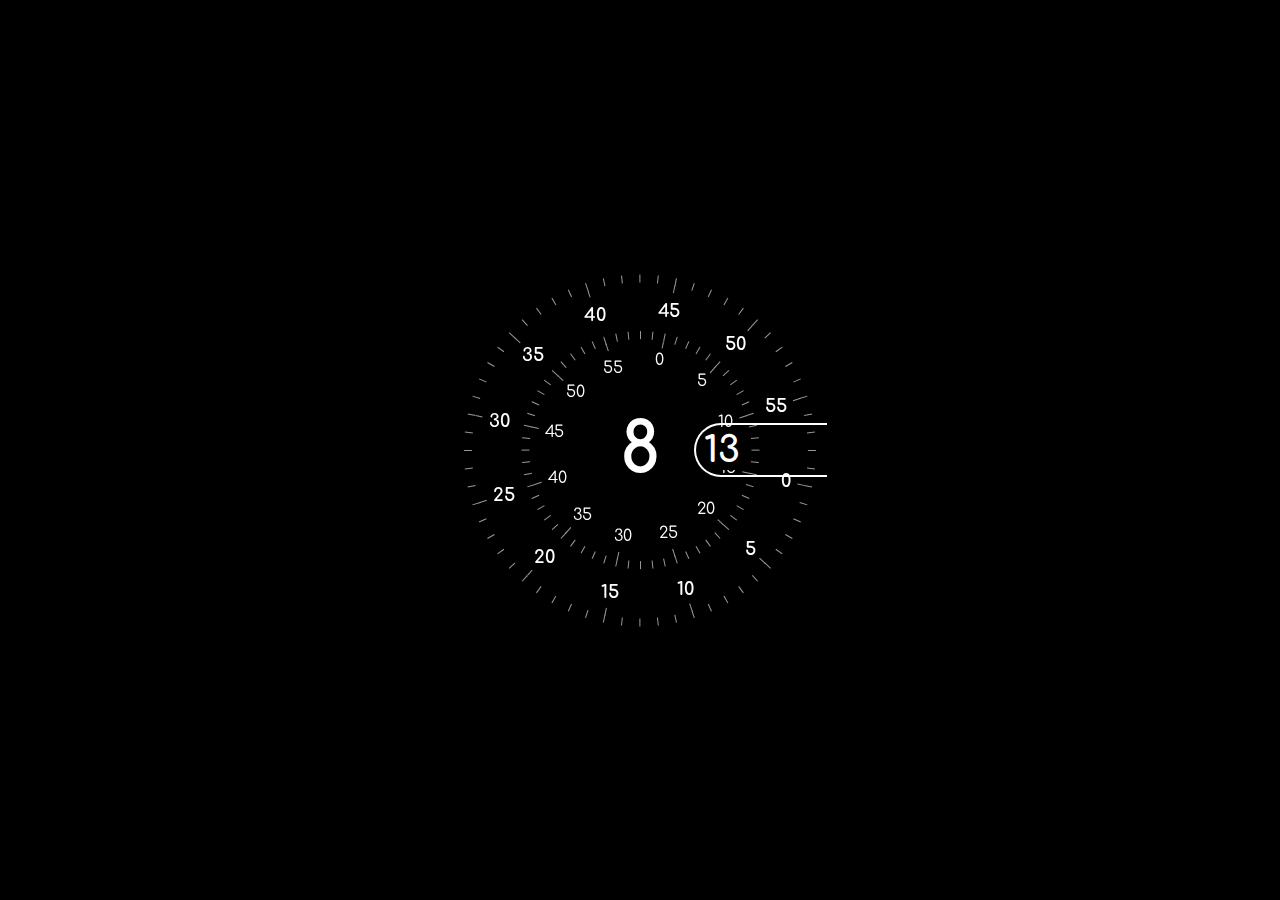
<file: Analog.html>
<!DOCTYPE html>
<html lang="en" >
<head>
  <meta charset="UTF-8">
  <title>Analog CLock</title>
  <link rel="shortcut icon" href="images/pngwing.com (13).png" type="image/svg+xml">



</head>
<body>

<second class="clock">
  <div class="seconds"></div>
  <div class="minutes"></div>
  <div class="minute">44</div>
  <div class="hour"></div>
</second>

  <script>
    const seconds = document.querySelector('.seconds');
const minutes = document.querySelector('.minutes');
const minute = document.querySelector('.minute');
const hour = document.querySelector('.hour');

// Create spikes
for(let s = 0; s < 60 ; s++){
  let mSpikeEl = document.createElement('i');
  let sSpikeEl = document.createElement('i');
  mSpikeEl.className = 'spike'
  sSpikeEl.className = 'spike'
  mSpikeEl.style = `--rotate:${6 * s}deg`;
  sSpikeEl.style = `--rotate:${6 * s}deg`;
  mSpikeEl.setAttribute('data-i', s);
  sSpikeEl.setAttribute('data-i', s);

  seconds.append(sSpikeEl);
  minutes.append(mSpikeEl);
}

function getTime() {
		let date = new Date(),
    s  = date.getSeconds() ,
    m  = date.getMinutes();
  
  	hour.textContent = date.getHours();
  	minute.textContent = m;
  

  	minutes.style = `--dRotate:${6 * m}deg`;

    if(s == 0){
			seconds.classList.add('stop-anim')
    } else{
      seconds.classList.remove('stop-anim')
    }
    if(m == 0){
			minutes.classList.add('stop-anim')
    } else{
      minutes.classList.remove('stop-anim')
    }
  	
  		seconds.style = `--dRotate:${6 * s}deg`;
}






setInterval(getTime, 1000);
getTime();
  </script>

  <style>
    @import url("https://fonts.googleapis.com/css2?family=Comfortaa:wght@300;400;500;600;700&display=swap");
*, *:afater, *:before {
  box-sizing: border-box;
}

body, html {
  background: #000;
  margin: 0;
  height: 100vh;
  color: #fff;
  font-family: "Comfortaa", cursive;
}

.clock {
  --clock-size: 360px;
  width: var(--clock-size);
  height: var(--clock-size);
  position: fixed;
  inset: 0;
  margin: auto;
  border-radius: 50%;
}

.spike {
  position: absolute;
  width: 8px;
  height: 1px;
  background: #fff9;
  line-height: 20px;
  transform-origin: 50%;
  z-index: 5;
  inset: 0;
  margin: auto;
  font-style: normal;
  transform: rotate(var(--rotate)) translateX(var(--dail-size));
}
.spike:nth-child(5n+1) {
  box-shadow: -7px 0 #fff9;
}
.spike:nth-child(5n+1):after {
  content: attr(data-i);
  position: absolute;
  right: 22px;
  top: -10px;
  transition: 1s linear;
  transform: rotate(calc( var(--dRotate) - var(--rotate)));
}

.seconds {
  --dRotate: 0deg;
  --dail-size: calc((var(--clock-size)/ 2) - 8px);
  font-weight: 800;
  font-size: 18px;
  transform: rotate(calc( -1 * var(--dRotate)));
  position: absolute;
  inset: 0;
  margin: auto;
  transition: 1s linear;
}

.minutes {
  --dail-size: calc((var(--clock-size)/ 2) - 65px);
  font-size: 16px;
  transform: rotate(calc( -1 * var(--dRotate)));
  position: absolute;
  inset: 0;
  margin: auto;
  transition: 1s linear;
}

.stop-anim {
  transition: 0s linear;
}
.stop-anim .spike:after {
  transition: 0s linear !important;
}

.hour {
  font-size: 70px;
  font-weight: 900;
  position: absolute;
  left: 50%;
  top: 50%;
  transform: translate(-50%, -50%);
}

.minute {
  font-size: 36px;
  font-weight: 900;
  position: absolute;
  background: #000;
  z-index: 10;
  right: calc(var(--clock-size)/ 4.5);
  top: 50%;
  transform: translateY(-50%);
}
.minute:after {
  content: "";
  position: absolute;
  border: 2px solid #fff;
  border-right: none;
  height: 50px;
  left: -10px;
  top: 50%;
  border-radius: 40px 0 0 40px;
  width: calc(var(--clock-size)/ 2.75);
  transform: translatey(-50%);
}
  </style>

</body>
</html>
</file>
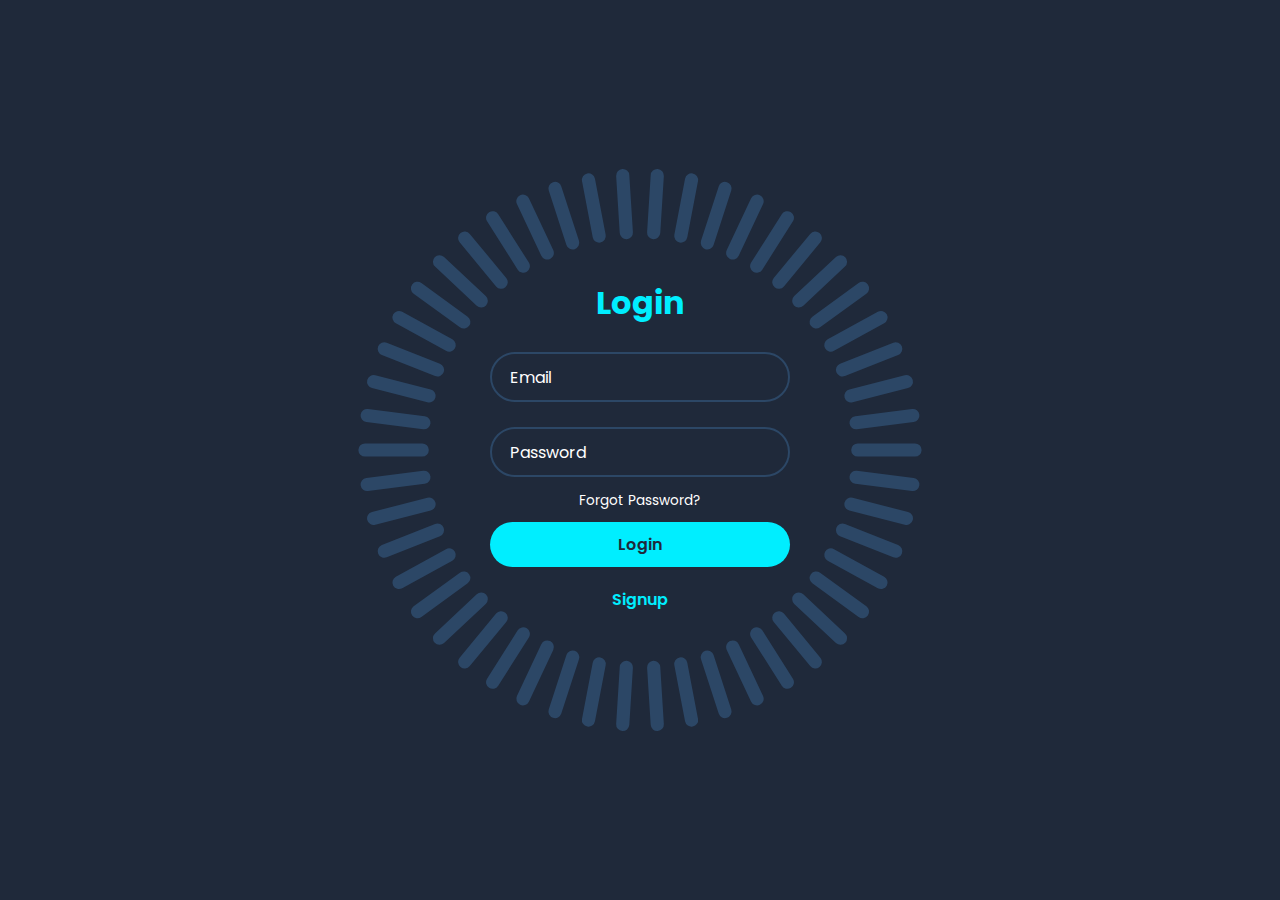
<file: Animationlogin.html>
<!DOCTYPE html>
<html lang="en" >
<head>
  <meta charset="UTF-8">
  <title>Animated Login form</title>
  <link rel="shortcut icon" href="images/pngwing.com (15).png" type="image/svg+xml">

</head>
<body>
<!-- partial:index.partial.html -->
<div class="container">
  <div class="login-box">
    <h2>Login</h2>
    <form action="#">
      <div class="input-box">
        <input type="email" required>
        <label>Email</label>
      </div>
      <div class="input-box">
        <input type="password" required>
        <label>Password</label>
      </div>
      <div class="forgot-password">
        <a href="#">Forgot Password?</a>
      </div>
      <button type="submit" class="btn">Login</button>
      <div class="signup-link">
        <a href="#">Signup</a>
      </div>
    </form>
  </div>

  <span style="--i:0;"></span>
  <span style="--i:1;"></span>
  <span style="--i:2;"></span>
  <span style="--i:3;"></span>
  <span style="--i:4;"></span>
  <span style="--i:5;"></span>
  <span style="--i:6;"></span>
  <span style="--i:7;"></span>
  <span style="--i:8;"></span>
  <span style="--i:9;"></span>
  <span style="--i:10;"></span>
  <span style="--i:11;"></span>
  <span style="--i:12;"></span>
  <span style="--i:13;"></span>
  <span style="--i:14;"></span>
  <span style="--i:15;"></span>
  <span style="--i:16;"></span>
  <span style="--i:17;"></span>
  <span style="--i:18;"></span>
  <span style="--i:19;"></span>
  <span style="--i:20;"></span>
  <span style="--i:21;"></span>
  <span style="--i:22;"></span>
  <span style="--i:23;"></span>
  <span style="--i:24;"></span>
  <span style="--i:25;"></span>
  <span style="--i:26;"></span>
  <span style="--i:27;"></span>
  <span style="--i:28;"></span>
  <span style="--i:29;"></span>
  <span style="--i:30;"></span>
  <span style="--i:31;"></span>
  <span style="--i:32;"></span>
  <span style="--i:33;"></span>
  <span style="--i:34;"></span>
  <span style="--i:35;"></span>
  <span style="--i:36;"></span>
  <span style="--i:37;"></span>
  <span style="--i:38;"></span>
  <span style="--i:39;"></span>
  <span style="--i:40;"></span>
  <span style="--i:41;"></span>
  <span style="--i:42;"></span>
  <span style="--i:43;"></span>
  <span style="--i:44;"></span>
  <span style="--i:45;"></span>
  <span style="--i:46;"></span>
  <span style="--i:47;"></span>
  <span style="--i:48;"></span>
  <span style="--i:49;"></span>
</div>
<!-- partial -->

<style>
  @import url("https://fonts.googleapis.com/css2?family=Poppins:wght@400;500&display=swap");
* {
  margin: 0;
  padding: 0;
  font-family: "Poppins";
  box-sizing: border-box;
}

body {
  display: flex;
  justify-content: center;
  align-items: center;
  background: #1f293a;
  min-height: 100vh;
}

.container {
  position: relative;
  width: 256px;
  height: 256px;
  display: flex;
  justify-content: center;
  align-items: center;
}

.container span {
  position: absolute;
  left: 0;
  width: 32px;
  height: 6px;
  background: #2c4766;
  border-radius: 8px;
  transform-origin: 128px;
  transform: scale(2.2) rotate(calc(var(--i) * (360deg / 50)));
  animation: animateBlink 3s linear infinite;
  animation-delay: calc(var(--i) * (3s / 50));
}

@keyframes animateBlink {
  0% {
    background: #0ef;
  }

  25% {
    background: #2c4766;
  }
}

.login-box {
  position: absolute;
  width: 400px;
}

.login-box form {
  width: 100%;
  padding: 0 50px;
}

h2 {
  font-size: 2em;
  color: #0ef;
  text-align: center;
}
.input-box {
  position: relative;
  margin: 25px 0;
}

.input-box input {
  width: 100%;
  height: 50px;
  background: transparent;
  border: 2px solid #2c4766;
  outline: none;
  border-radius: 40px;
  font-size: 1em;
  color: #fff;
  padding: 0 20px;
  transition: 0.5s;
}

.input-box input:focus,
.input-box input:valid {
  border-color: #0ef;
}

.input-box label {
  position: absolute;
  top: 50%;
  left: 20px;
  transform: translateY(-50%);
  font-size: 1em;
  color: #fff;
  pointer-events: none;
  transition: 0.5s ease;
}

.input-box input:focus ~ label,
.input-box input:valid ~ label {
  top: 1px;
  font-size: 0.8em;
  background-color: #1f293a;
  padding: 0 6px;
  color: #0ef;
}

.forgot-password {
  margin: -15px 0 10px;
  text-align: center;
}

.forgot-password a {
  font-size: 0.85em;
  color: #fff;
  text-decoration: none;
}

.forgot-password a:hover {
  text-decoration: underline;
}

.btn {
  width: 100%;
  height: 45px;
  border-radius: 45px;
  background: #0ef;
  border: none;
  outline: none;
  cursor: pointer;
  font-size: 1em;
  color: #1f293a;
  font-weight: 600;
}

.signup-link {
  margin: 20px 0 10px;
  text-align: center;
}

.signup-link a {
  font-size: 1em;
  color: #0ef;
  text-decoration: none;
  font-weight: 600;
}

.signup-link a:hover {
  text-decoration: underline;
}
</style>
  
</body>
</html>
</file>
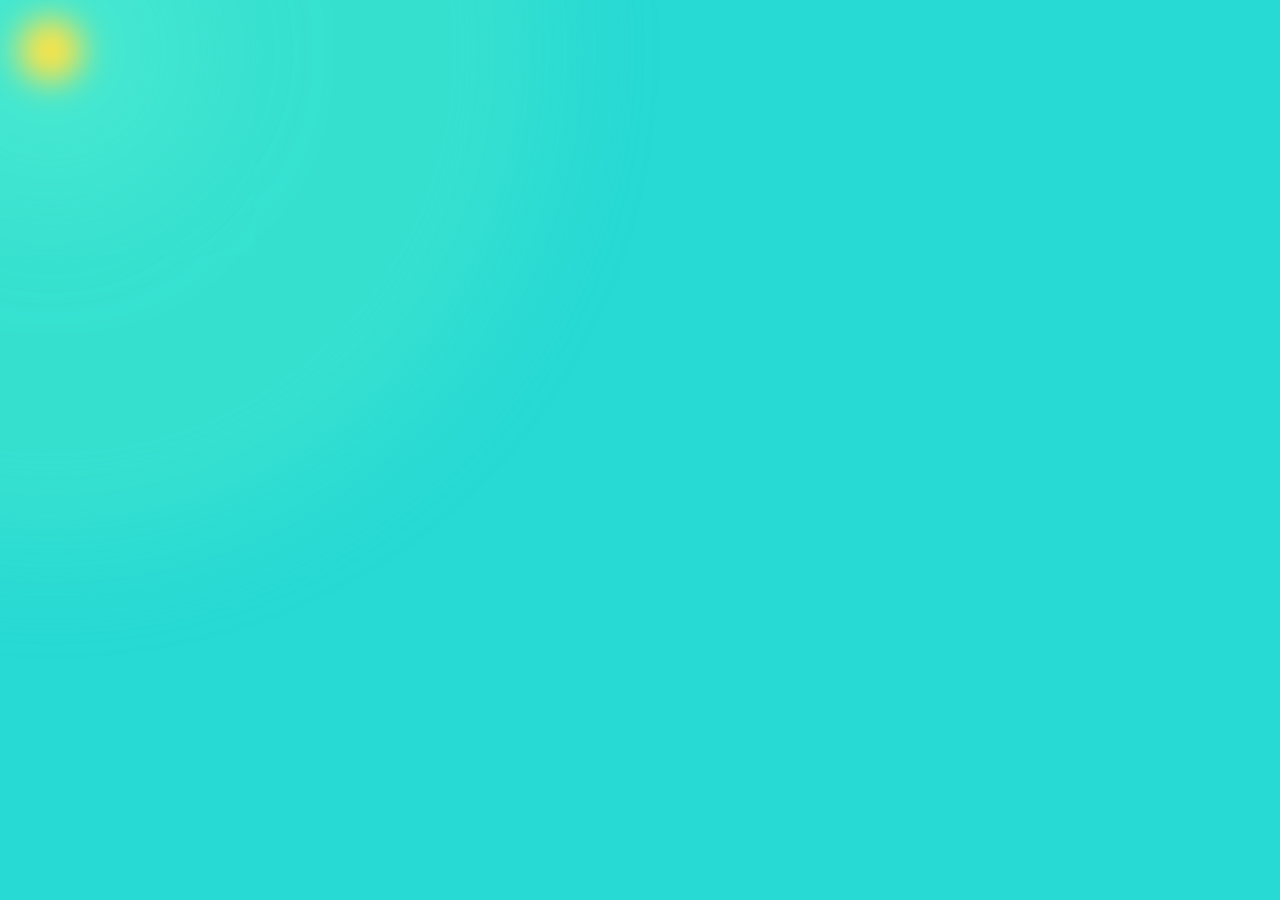
<file: COLOR-ON.html>
<!DOCTYPE html>
<html lang="en" >
<head>
  <meta charset="UTF-8">
  <title>COLOR-ON GAME</title>
  <meta charset="utf-8">
<meta http-equiv="x-ua-compatible" content="ie=edge">
<title>COLORON GAME: inspiring developers to use SVG Animations, ES6 and Flexbox</title>
<meta name="description" content="A game made to inspire developers to use GSAP, ES6 and Flexbox">
<meta name="viewport" content="width=device-width, height=device-height, initial-scale=1.0, maximum-scale=1.0, user-scalable=no"> 
<meta name="apple-mobile-web-app-capable" content="yes"> 

<link rel="shortcut icon" href="images/pngwing.com (14).png" type="image/svg+xml">


</head>
<body>
      <!-- partial:index.partial.html -->

 <div class="splash"></div>
   <div class="container">

            <div class="start-game game-full-flex" id="start-game">
                
                <div class="start-game-top"><a class="play-full-page" href="https://codepen.io/gregh/full/yVLOyO/"  target="_blank">Full Page Mode</a></div>    

                <div class="logo-holder">
                    <p class="logo">
                        <span>C</span>
                        <span>o</span>
                        <span>l</span>
                        <span>o</span>
                        <span>r</span>
                        <span>o</span>
                        <span>n</span>
                    </p>
                    <a class="play-button" href="#" onclick="game.start()">Play</a>
                    <h4 class="hint">hint: <span>red</span> color always comes first</h4>
                </div>

                <div class="how-to-play">
                    <div class="section section-1">
                        <h4>Bouncing ball<br>changes color</h4>
                        <div class="content">
                            <div class="ball-demo" id="ball-demo"></div>
                        </div>
                    </div>
                    <div class="section section-2">
                        <h4>Tap on the bar to switch the colors<br>(Red, Yellow, Purple)</h4>
                        <div class="content">
                            <div class="bar bar-1" data-index="0"></div>
                            <div class="bar bar-2"></div>
                            <div class="bar bar-3"></div>
                        </div>
                    </div>
                    <div class="section section-3">
                        <h4>Always match the<br>ball and bar colors</h4>
                        <div class="content">
                            <div class="ball-demo" id="ball-demo"></div>
                            <div class="bar bar-1"></div>
                        </div>
                    </div>
                </div>

            </div>

            <div class="stop-game game-full-flex">

                <div class="score-container">

                    <h1>Coloron</h1>

                    <div class="final-score"></div>
                    <div class="result"></div>

                    <h4>Tweet to challenge friends</h4>

                    <p>
                        <a class="tweet" href="#" onclick="game.generateTweet()">
                            <i class="twitter" aria-hidden="true"></i> Tweet
                        </a>
                    </p>

                    <div>
                        <a class="play-again" href="#" onclick="game.start()">Play Again</a>
                        <a class="main-menu" href="#" onclick="game.intro()">Menu</a>
                    </div>

                </div>

            </div>

            <div class="small-glows"></div>

            <div class="glow"><div class="sun"></div></div>

            <div class="waves">
                <div class="top_wave"></div>
                <div class="wave1"></div>
                <div class="wave2"></div>
                <div class="wave3"></div>
                <div class="wave4"></div>
            </div>

            <div class="mounts">
                <div class="mount1"></div>
                <div class="mount2"></div>
            </div>

            <div class="clouds"></div>

            <div class="scene">
                <div class="learn-to-play">Click on the bars to change the color!</div>
                <div class="score" id="score"></div>
                <div class="ball-holder"></div>
                <div class="sticks" id="sticks"></div>
            </div>

            <div class="noise"></div>

        </div>
<!-- partial -->
  
     <script>
     class Game {
     constructor() {
     this.score = 0;
     this.isRunning = 0; // game is not running

  this.calculateScale();

  this.timeline = new TimelineMax({ smoothChildTiming: true });
  this.time = 1.6; // initial speed
  this.colors = ["#FF4571", "#FFD145", "#8260F6"]; // the 3 colors used in the game
  this.colorsRGBA = ["rgba(255, 69, 113, 1)", "rgba(255, 69, 113, 1)", "rgba(255, 69, 113, 1)"];
  this.color = this.colors[0]; // the intial color of the ball
  this.prevColor = null; // used as a holder to prevent ball colors from repeating
}

/**
 * The game screen is scalable. I took 1200x800px as the initial scale.
 * In order to display the game an many screen sizes properly
 * I have to compare the player's sreen size to the initial scale,
 * then scale the game using CSS Transform to fit the screen properly
 * The function is called in the controller and anywhere where I need
 * to recalculate the scale on screen resize or device rotation
 */
calculateScale() {
  this.screen = $(window).width(); // screen width
  this.screenHeight = $(window).height();
  this.scale = this.screen > this.screenHeight ? this.screenHeight / 800 : this.screen / 1200;
  this.stickWidth = 180 * this.scale;
  this.steps = this.screen / this.stickWidth; // how many steps (stick width + margin) it takes from one end to another
}

/**
 * Creating as many sticks we need to fill the screen
 * from start to end of the screen. The steps property is used for that
 */
generateSticks() {
  let numberOfSticks = Math.ceil(this.steps);
  for (let i = 0; i <= numberOfSticks; i++)
  new Stick();
}

generateBall() {
  this.balltween = new TimelineMax({ repeat: -1, paused: 1 });
  $('.scene .ball-holder').append('<div class="ball red" id="ball"></div>');
  this.bounce();
}

generateTweet() {
  let top = $(window).height() / 2 - 150;
  let left = $(window).width() / 2 - 300;
  window.open("https://twitter.com/intent/tweet?url=https://codepen.io/gregh/full/yVLOyO&amp;text=I scored " + this.score + " points on Coloron! Can you beat my score?&amp;via=greghvns&amp;hashtags=coloron", "TweetWindow", "width=600px,height=300px,top=" + top + ",left=" + left);
}

/**
 * The greeting when the game begins
 */
intro() {

  TweenMax.killAll();

  //TweenMax.to('.splash', 0.3, { opacity: 0, display: 'none', delay: 1 })

  $('.stop-game').css('display', 'none');
  $('.start-game').css('display', 'flex');

  let introTl = new TimelineMax();
  let ball = new TimelineMax({ repeat: -1, delay: 3 });
  introTl.
  fromTo('.start-game .logo-holder', 0.9, { opacity: 0 }, { opacity: 1 }).
  staggerFromTo('.start-game .logo span', 0.5, { opacity: 0 }, { opacity: 1 }, 0.08).
  staggerFromTo('.start-game .bar', 1.6, { y: '+100%' }, { y: '0%', ease: Elastic.easeOut.config(1, 0.3) }, 0.08).
  staggerFromTo('.start-game .ball-demo', 1, { scale: 0 }, { scale: 1, ease: Elastic.easeOut.config(1, 0.3) }, 0.8, 2);


  ball.fromTo('.start-game .section-1 .ball-demo', 0.5, { y: "0px" }, { y: "100px", scaleY: 1.1, transformOrigin: "bottom", ease: Power2.easeIn }).
  to('.start-game .section-1 .ball-demo', 0.5, { y: "0px", scaleY: 1, transformOrigin: "bottom", ease: Power2.easeOut,
    onStart: () => {
      while (this.prevColor == this.color) {
        this.color = new Color().getRandomColor();
      }
      this.prevColor = this.color;
      TweenMax.to('.start-game .section-1 .ball-demo', 0.5, { backgroundColor: this.color });
    } });

}

/**
* Display score
 */
showResult() {
  let score = this.score;
  $('.stop-game').css('display', 'flex');
  $('.stop-game .final-score').text(score + '!');
  $('.stop-game .result').text(this.showGrade(score));
  $('.nominee').show();

  let resultTimeline = new TimelineMax();
  resultTimeline.
  fromTo('.stop-game .score-container', 0.7, { opacity: 0, scale: 0.3 }, { opacity: 1, scale: 1, ease: Elastic.easeOut.config(1.25, 0.5) }).
  fromTo('.stop-game .final-score', 2, { scale: 0.5 }, { scale: 1, ease: Elastic.easeOut.config(2, 0.5) }, 0).
  fromTo('.stop-game .result', 1, { scale: 0.5 }, { scale: 1, ease: Elastic.easeOut.config(1.5, 0.5) }, 0.3);


}

/**
 * Takes players score and generates the cheering copy
 * @param  {int} score
 * @return {string} grade
 */
showGrade(score) {
  if (score > 30) return "Chuck Norris?";else
  if (score > 25) return "You're da man";else
  if (score > 20) return "Awesome";else
  if (score > 15) return "Great!";else
  if (score > 13) return "Nice!";else
  if (score > 10) return "Good Job!";else
  if (score > 5) return "Really?";else
  return "Poor...";
}

start() {

  this.stop(); // stop the game

  $('.start-game, .stop-game').css('display', 'none'); // hide all the popups
  $('.nominee').hide();

  new Game();
  this.score = 0; // reset

  this.isRunning = 1;

  // Clean up the stick and ball holders
  // and generate new ones
  $('#sticks, .scene .ball-holder').html('');
  $('#score').text(this.score);
  this.generateSticks();
  this.generateBall();

  // disables scene animations for Phones
  if (!/Android|webOS|iPhone|iPad|iPod|BlackBerry|IEMobile|Opera Mini/i.test(window.navigator.userAgent)) {
    Animation.sceneAnimation();
  }
  this.moveToStart();
  this.moveScene();

  // reset timescale to normal as the game speeds up
  this.timeline.timeScale(1);
  this.balltween.timeScale(1);
}

stop() {

  this.isRunning = 0;

  $('.start-game, .stop-game').css('display', 'none');
  $('#sticks, .scene .ball-holder, #score').html('');
  TweenMax.killAll();

  this.showResult();
}

scaleScreen() {

  TweenMax.killAll(); // prevent multiple calls on resize

  let height = $(window).height();
  let width = $(window).width();

  this.calculateScale();

  $('.container').
  css('transform', 'scale(' + this.scale + ')').
  css('height', height / this.scale).
  css('width', width / this.scale).
  css('transformOrigin', 'left top');

  $('#sticks').width(this.screen / this.scale + 3 * this.stickWidth / this.scale);

}

/**
 * Calls the above function
 * If the game is running it stops and shows the score
 * If the game has stops it takes player to the main menu
 */
scaleScreenAndRun() {

  this.scaleScreen();

  if (this.isRunning) {
    this.stop();
  } else {
    this.intro();
  }

}

/**
 * This is the initial animation
 * where the sticks come to the starting position
 * and the ball appears and falls down
 */
moveToStart() {

  let tip = new TimelineMax({ delay: 2 });

  tip.
  fromTo('.learn-to-play', 1, { scale: 0 }, { scale: 1, opacity: 1, ease: Elastic.easeOut.config(1.25, 0.5) }).
  to('.learn-to-play', 1, { scale: 0, opacity: 0, ease: Elastic.easeOut.config(1.25, 0.5) }, 3);

  TweenMax.fromTo('#ball', this.time,
  {
    scale: 0 },

  {
    scale: 1,
    delay: this.time * (this.steps - 3 - 1.5),
    onComplete: () => {
      this.balltween.play();
    } });


  this.timeline.add(
  TweenMax.fromTo('#sticks', this.time * this.steps, { x: this.screen / this.scale }, { x: 0, ease: Power0.easeNone }));

}

/**
 * The animation that moves sticks
 */
moveScene() {

  this.timeline.add(
  TweenMax.to('#sticks', this.time, { x: '-=180px', ease: Power0.easeNone, repeat: -1, onRepeat: () => {this.rearrange();} }));


}

/**
 * removes the first stick and adds one the the end
 * this gives the sticks an infinite movement
 */
rearrange() {

  let scale = this.speedUp();

  this.timeline.timeScale(scale);
  this.balltween.timeScale(scale);

  $('#sticks .stick').first().remove();
  new Stick();

}

/**
 * The game speeds up based on score
 * The GSAP timeScale() function is called on the timeline to speed up the game
 * This calculates how much shall the game speed up
 */
speedUp() {
  if (this.score > 30) {
    return 1.8;
  }
  if (this.score > 20) {
    return 1.7;
  }
  if (this.score > 15) {
    return 1.5;
  } else
  if (this.score > 12) {
    return 1.4;
  } else
  if (this.score > 10) {
    return 1.3;
  } else
  if (this.score > 8) {
    return 1.2;
  } else
  if (this.score > 5) {
    return 1.1;
  }
  return 1;
}

/**
 * Ball bouncing animation
 * It checks if the ball and stick colors match
 * And changes the ball color
 */
bounce() {

  this.balltween.
  to('#ball', this.time / 2, { y: '+=250px', scaleY: 0.7, transformOrigin: "bottom", ease: Power2.easeIn,
    onComplete: () => {
      this.checkColor();
    } }).
  to('#ball', this.time / 2, { y: '-=250px', scaleY: 1.1, transformOrigin: "bottom", ease: Power2.easeOut,
    onStart: () => {
      while (this.prevColor == this.color) {
        this.color = new Color().getRandomColor();
      }
      this.prevColor = this.color;
      TweenMax.to('#ball', 0.5, { backgroundColor: this.color });
      $('#ball').removeClass('red').
      removeClass('yellow').
      removeClass('purple').
      addClass(new Color().colorcodeToName(this.color));
    } });

}

checkColor() {

  let ballPos = $('#ball').offset().left + $('#ball').width() / 2;
  let stickWidth = $('.stick').width();
  let score = this.score;

  $('#sticks .stick').each(function () {
    if ($(this).offset().left < ballPos && $(this).offset().left > ballPos - stickWidth) {

      if (Color.getColorFromClass($(this)) == Color.getColorFromClass('#ball')) {
        // if matches increase the score
        score++;
        $('#score').text(score);
        TweenMax.fromTo('#score', 0.5, { scale: 1.5 }, { scale: 1, ease: Elastic.easeOut.config(1.5, 0.5) });
      } else {

        // you loose
        game.stop();

      }

    }
  });

  this.score = score;
}}



class Stick {

constructor() {
  this.stick = this.addStick();
}

addStick() {
  this.stick = $('#sticks').append('<div class="stick inactive"></div>');
  return this.stick;
}}



class Color {

constructor() {
  this.colors = ["#FF4571", "#FFD145", "#8260F6"];
  this.effects = ["bubble", "triangle", "block"];
  this.prevEffect = null;
}

getRandomColor() {
  let colorIndex = Math.random() * 3;
  let color = this.colors[Math.floor(colorIndex)];
  return color;
}

colorcodeToName(color) {
  let colors = ["#FF4571", "#FFD145", "#8260F6"];
  let names = ["red", "yellow", "purple"];
  let index = colors.indexOf(color);
  if (index == -1) return false;
  return names[index];
}

/**
 * Changes the color of an element
 * As we as adds verbal name of the color
 */
changeColor(el) {
  let index = el.data("index");
  if (index === undefined) {index = 0;} else
  {index += 1;}
  if (index == 3) index = 0;
  el.
  css('background-color', this.colors[index]).
  data('index', index);

  el.removeClass('red').
  removeClass('yellow').
  removeClass('purple').
  addClass(this.colorcodeToName(this.colors[index]));

  if (el.hasClass('inactive')) {
    this.setEffect(el);
    el.addClass('no-effect');
  }

  el.removeClass('inactive');
}

getRandomEffect() {
  let effectIndex = null;

  effectIndex = Math.floor(Math.random() * 3);
  while (effectIndex == this.prevEffect) {
    effectIndex = Math.floor(Math.random() * 3);
  }

  this.prevEffect = effectIndex;
  return this.effects[effectIndex];
}

/**
 * Adds the effect specific particles to the stick
 */
setEffect(el) {
  let effect = this.getRandomEffect();
  el.addClass(effect + '-stick');
  for (let i = 1; i <= 14; i++) {
    if (effect == 'block') {
      el.append(`<div class="${effect} ${effect}-${i}"><div class="inner"></div><div class="inner inner-2"></div></div>`);
    } else {
      el.append(`<div class="${effect} ${effect}-${i}"></div>`);
    }
  }
}

/**
 * Since the ball and sticks have several classes
 * This method searches for the color class
 * @param el [DOM element]
 * @return {string} class name
 */
static getColorFromClass(el) {
  let classes = $(el).attr('class').split(/\s+/);
  for (var i = 0, len = classes.length; i < len; i++) {
    if (classes[i] == 'red' || classes[i] == 'yellow' || classes[i] == 'purple') {
      return classes[i];
    }
  }
}}


class Animation {

/**
 * Creates and positions the small glow elements on the screen
 */
static generateSmallGlows(number) {
  let h = $(window).height();
  let w = $(window).width();
  let scale = w > h ? h / 800 : w / 1200;

  h = h / scale;
  w = w / scale;

  for (let i = 0; i < number; i++) {
    let left = Math.floor(Math.random() * w);
    let top = Math.floor(Math.random() * (h / 2));
    let size = Math.floor(Math.random() * 8) + 4;
    $('.small-glows').prepend('<div class="small-glow"></div>');
    let noise = $('.small-glows .small-glow').first();
    noise.css({ left: left, top: top, height: size, width: size });
  }
}

/**
 * Creates the animations for sticks
 * The effects is chosen by random
 * And one of the three functions is
 * Called accordingly
 */
playBubble(el) {
  let bubble = new TimelineMax();
  bubble.staggerFromTo(el.find('.bubble'), 0.3, { scale: 0.1 }, { scale: 1 }, 0.03);
  bubble.staggerTo(el.find('.bubble'), 0.5, { y: '-=60px', yoyo: true, repeat: -1 }, 0.03);
}

playTriangle(el) {
  let triangle = new TimelineMax();
  triangle.staggerFromTo(el.find('.triangle'), 0.3, { scale: 0.1 }, { scale: 1 }, 0.03).
  staggerTo(el.find('.triangle'), 1.5, {
    cycle: {
      rotationY: [0, 360],
      rotationX: [360, 0] },

    repeat: -1,
    repeatDelay: 0.1 },
  0.1);
}

playBlock(el) {
  let block = new TimelineMax();
  let block2 = new TimelineMax({ delay: 0.69 });

  block.staggerFromTo(el.find('.block'), 0.3, { scale: 0.1 }, { scale: 1 }, 0.03).
  staggerTo(el.find('.block .inner:not(.inner-2)'), 1, {
    cycle: {
      x: ["+200%", "-200%"] },

    repeat: -1,
    repeatDelay: 0.6 },
  0.1);
  block2.staggerTo(el.find('.block .inner-2'), 1, {
    cycle: {
      x: ["+200%", "-200%"] },

    repeat: -1,
    repeatDelay: 0.6 },
  0.1);
}

static sceneAnimation() {

  const speed = 15; // uses it's local speed

  // animates the small glows in a circular motion
  $('.small-glow').each(function () {
    let speedDelta = Math.floor(Math.random() * 8);
    let radius = Math.floor(Math.random() * 20) + 20;
    TweenMax.to($(this), speed + speedDelta, { rotation: 360, transformOrigin: "-" + radius + "px -" + radius + "px", repeat: -1, ease: Power0.easeNone });
  });

  var wavet = TweenMax.to('.top_wave', speed * 1.7 / 42, { backgroundPositionX: '-=54px', repeat: -1, ease: Power0.easeNone });
  var wave1 = TweenMax.to('.wave1', speed * 1.9 / 42, { backgroundPositionX: '-=54px', repeat: -1, ease: Power0.easeNone });
  var wave2 = TweenMax.to('.wave2', speed * 2 / 42, { backgroundPositionX: '-=54px', repeat: -1, ease: Power0.easeNone });
  var wave3 = TweenMax.to('.wave3', speed * 2.2 / 42, { backgroundPositionX: '-=54px', repeat: -1, ease: Power0.easeNone });
  var wave4 = TweenMax.to('.wave4', speed * 2.4 / 42, { backgroundPositionX: '-=54px', repeat: -1, ease: Power0.easeNone });

  var mount1 = TweenMax.to('.mount1', speed * 8, { backgroundPositionX: '-=1760px', repeat: -1, ease: Power0.easeNone });
  var mount2 = TweenMax.to('.mount2', speed * 10, { backgroundPositionX: '-=1782px', repeat: -1, ease: Power0.easeNone });

  var clouds = TweenMax.to('.clouds', speed * 3, { backgroundPositionX: '-=1001px', repeat: -1, ease: Power0.easeNone });

}}



var game = new Game();
var animation = new Animation();
var color = new Color();
var userAgent = window.navigator.userAgent;

Animation.generateSmallGlows(20);

$(document).ready(function () {
//game.showResult();
game.scaleScreen();
game.intro();
//game.start();
//game.bounce();

if ($(window).height() < 480) {
  $('.play-full-page').css('display', 'block');
}
});

$(document).on('click', '.stick', function () {
color.changeColor($(this));
if ($(this).hasClass('no-effect')) {
  if ($(this).hasClass('bubble-stick')) {
    animation.playBubble($(this));
  } else if ($(this).hasClass('triangle-stick')) {
    animation.playTriangle($(this));
  } else if ($(this).hasClass('block-stick')) {
    animation.playBlock($(this));
  }
  $(this).removeClass('no-effect');
}
});

$(document).on('click', '.section-2 .bar', function () {
color.changeColor($(this));
});

$(window).resize(function () {
if (!userAgent.match(/iPad/i) && !userAgent.match(/iPhone/i)) {
  game.scaleScreenAndRun();
}
});

$(window).on("orientationchange", function () {
game.scaleScreenAndRun();
});
</script>

    <style>
        .bubble {
  border-radius: 50%;
  position: absolute;
  background-color: rgba(0, 0, 0, 0.12);
  border-color: rgba(0, 0, 0, 0.12);
  border-width: 4px;
}

.bubble-1 {
  height: 15px;
  width: 15px;
  top: 21px;
  left: 59px;
}

.bubble-2 {
  height: 27px;
  width: 27px;
  top: 36px;
  left: 16px;
}

.bubble-3 {
  height: 21px;
  width: 21px;
  top: 63px;
  left: 49px;
}

.bubble-4 {
  height: 15px;
  width: 15px;
  top: 98px;
  left: 37px;
}

.bubble-5 {
  height: 5px;
  width: 5px;
  top: 116px;
  left: 20px;
  background-color: transparent;
  border-style: solid;
}

.bubble-6 {
  height: 6px;
  width: 6px;
  top: 128px;
  left: 63px;
}

.bubble-7 {
  height: 27px;
  width: 27px;
  top: 150px;
  left: 52px;
}

.bubble-8 {
  height: 19px;
  width: 19px;
  top: 154px;
  left: 18px;
}

.bubble-9 {
  height: 10px;
  width: 10px;
  top: 189px;
  left: 13px;
}

.bubble-10 {
  height: 5px;
  width: 5px;
  top: 199px;
  left: 52px;
  background-color: transparent;
  border-style: solid;
}

.bubble-11 {
  height: 21px;
  width: 21px;
  top: 220px;
  left: 29px;
}

.bubble-12 {
  height: 21px;
  width: 21px;
  top: 263px;
  left: 48px;
}

.bubble-13 {
  height: 5px;
  width: 5px;
  top: 275px;
  left: 16px;
  background-color: transparent;
  border-style: solid;
}

.bubble-14 {
  height: 15px;
  width: 15px;
  top: 296px;
  left: 34px;
}

.triangle {
  position: absolute;
  background-color: rgba(0, 0, 0, 0.12);
  border-color: rgba(0, 0, 0, 0.12);
}

.triangle-1 {
  border-radius: 50%;
  position: absolute;
  background-color: rgba(0, 0, 0, 0.12);
  border-color: rgba(0, 0, 0, 0.12);
  border-width: 4px;
  height: 10px;
  width: 10px;
  top: 22px;
  left: 55px;
}

.triangle-2 {
  border-left: 8px solid transparent;
  border-right: 8px solid transparent;
  border-bottom: 14px solid rgba(0, 0, 0, 0.12);
  background-color: transparent;
  left: 15px;
  top: 27px;
}
.triangle-2:after {
  content: " ";
  display: block;
  position: absolute;
  border-left: 3px solid transparent;
  border-right: 3px solid transparent;
  border-bottom: 5px solid transparent;
  top: 6px;
  left: -3.5px;
  transition: border-bottom-color 0.4s ease;
}
.red .triangle-2:after {
  border-bottom-color: #fc5c82;
}
.yellow .triangle-2:after {
  border-bottom-color: #fcd45c;
}
.purple .triangle-2:after {
  border-bottom-color: #9174f5;
}

.triangle-3 {
  border-left: 12px solid transparent;
  border-right: 12px solid transparent;
  border-bottom: 19px solid rgba(0, 0, 0, 0.12);
  background-color: transparent;
  left: 43px;
  top: 60px;
}
.triangle-3:after {
  content: " ";
  display: block;
  position: absolute;
  border-left: 5px solid transparent;
  border-right: 5px solid transparent;
  border-bottom: 9px solid transparent;
  top: 6px;
  left: -4.75px;
  transition: border-bottom-color 0.4s ease;
}
.red .triangle-3:after {
  border-bottom-color: #fc5c82;
}
.yellow .triangle-3:after {
  border-bottom-color: #fcd45c;
}
.purple .triangle-3:after {
  border-bottom-color: #9174f5;
}

.triangle-4 {
  border-radius: 50%;
  position: absolute;
  background-color: rgba(0, 0, 0, 0.12);
  border-color: rgba(0, 0, 0, 0.12);
  border-width: 3px;
  height: 8px;
  width: 8px;
  top: 61px;
  left: 17px;
  background-color: transparent;
  border-style: solid;
}

.triangle-5 {
  border-left: 5px solid transparent;
  border-right: 5px solid transparent;
  border-bottom: 8px solid rgba(0, 0, 0, 0.12);
  background-color: transparent;
  left: 25px;
  top: 101px;
  transform: rotate(180deg);
}

.triangle-6 {
  border-left: 4px solid transparent;
  border-right: 4px solid transparent;
  border-bottom: 6px solid rgba(0, 0, 0, 0.12);
  background-color: transparent;
  left: 60px;
  top: 103px;
  transform: rotate(-90deg);
}

.triangle-7 {
  border-left: 12.5px solid transparent;
  border-right: 12.5px solid transparent;
  border-bottom: 19px solid rgba(0, 0, 0, 0.12);
  background-color: transparent;
  left: 17px;
  top: 126px;
  transform: rotate(180deg);
}

.triangle-8 {
  border-left: 10.5px solid transparent;
  border-right: 10.5px solid transparent;
  border-bottom: 16px solid rgba(0, 0, 0, 0.12);
  background-color: transparent;
  left: 50px;
  top: 149px;
}

.triangle-9 {
  border-left: 5.5px solid transparent;
  border-right: 5.5px solid transparent;
  border-bottom: 8px solid rgba(0, 0, 0, 0.12);
  background-color: transparent;
  left: 21px;
  top: 177px;
}

.triangle-10 {
  border-radius: 50%;
  position: absolute;
  background-color: rgba(0, 0, 0, 0.12);
  border-color: rgba(0, 0, 0, 0.12);
  border-width: 4px;
  height: 10px;
  width: 10px;
  top: 177px;
  left: 60px;
}

.triangle-11 {
  border-left: 9px solid transparent;
  border-right: 9px solid transparent;
  border-bottom: 13px solid rgba(0, 0, 0, 0.12);
  background-color: transparent;
  left: 33px;
  top: 213px;
  transform: rotate(180deg);
}

.triangle-12 {
  border-radius: 50%;
  position: absolute;
  background-color: rgba(0, 0, 0, 0.12);
  border-color: rgba(0, 0, 0, 0.12);
  border-width: 2px;
  height: 10px;
  width: 10px;
  top: 233px;
  left: 65px;
  background-color: transparent;
  border-style: solid;
}

.triangle-13 {
  border-radius: 50%;
  position: absolute;
  background-color: rgba(0, 0, 0, 0.12);
  border-color: rgba(0, 0, 0, 0.12);
  border-width: 4px;
  height: 10px;
  width: 10px;
  top: 250px;
  left: 22px;
}

.triangle-14 {
  border-left: 8px solid transparent;
  border-right: 8px solid transparent;
  border-bottom: 14px solid rgba(0, 0, 0, 0.12);
  background-color: transparent;
  left: 45px;
  top: 270px;
  transform: rotate(180deg);
}
.triangle-14:after {
  content: " ";
  display: block;
  position: absolute;
  border-left: 3px solid transparent;
  border-right: 3px solid transparent;
  border-bottom: 5px solid transparent;
  top: 6px;
  left: -3.5px;
  transition: border-bottom-color 0.4s ease;
}
.red .triangle-14:after {
  border-bottom-color: #fc5c82;
}
.yellow .triangle-14:after {
  border-bottom-color: #fcd45c;
}
.purple .triangle-14:after {
  border-bottom-color: #9174f5;
}

.stick .block {
  position: absolute;
  overflow: hidden;
  z-index: 999;
  border-radius: 7px;
}
.stick .block .inner {
  border-radius: 7px;
  background-color: rgba(0, 0, 0, 0.12);
  border-color: rgba(0, 0, 0, 0.12);
  border-width: 3px;
  height: 100%;
  width: 100%;
  position: absolute;
}
.stick .block:nth-child(2n+1) .inner-2 {
  left: -200%;
}
.stick .block:nth-child(2n+2) .inner-2 {
  left: 200%;
}
.stick .block-1 {
  height: 16px;
  width: 31px;
  top: 16px;
  left: 30px;
}
.stick .block-1 .inner {
  background-color: transparent !important;
  border-style: solid;
  box-sizing: border-box;
}
.stick .block-2 {
  height: 14px;
  width: 42px;
  top: 50px;
  left: 15px;
}
.stick .block-3 {
  height: 18px;
  width: 9px;
  top: 73px;
  left: 64px;
}
.stick .block-4 {
  height: 9px;
  width: 14px;
  top: 84px;
  left: 26px;
}
.stick .block-5 {
  height: 15px;
  width: 15px;
  top: 109px;
  left: 45px;
}
.stick .block-5 .inner {
  border-radius: 50%;
}
.stick .block-6 {
  height: 9px;
  width: 27px;
  top: 135px;
  left: 19px;
}
.stick .block-7 {
  height: 12px;
  width: 12px;
  top: 144px;
  left: 60px;
}
.stick .block-7 .inner {
  border-radius: 50%;
  border-style: solid;
  box-sizing: border-box;
  background-color: transparent;
}
.stick .block-8 {
  height: 27px;
  width: 14px;
  top: 164px;
  left: 24px;
}
.stick .block-9 {
  height: 8px;
  width: 8px;
  top: 188px;
  left: 64px;
}
.stick .block-10 {
  height: 12px;
  width: 22px;
  top: 219px;
  left: 11px;
}
.stick .block-10 .inner {
  background-color: transparent !important;
  border-style: solid;
  box-sizing: border-box;
}
.stick .block-11 {
  height: 22px;
  width: 22px;
  top: 226px;
  left: 50px;
}
.stick .block-11 .inner {
  border-radius: 50%;
}
.stick .block-12 {
  height: 18px;
  width: 9px;
  top: 248px;
  left: 26px;
}
.stick .block-13 {
  height: 8px;
  width: 8px;
  top: 278px;
  left: 50px;
}
.stick .block-13 .inner {
  border-radius: 50%;
}
.stick .block-14 {
  height: 12px;
  width: 22px;
  top: 297px;
  left: 18px;
}
.stick .block-14 .inner {
  background-color: transparent !important;
  border-style: solid;
  box-sizing: border-box;
}
.stick .block-15 {
  height: 9px;
  width: 27px;
  top: 307px;
  left: 48px;
}

body {
  background-color: #28DAD4;
  margin: 0;
  padding: 0;
  overflow: hidden;
  font-family: "Roboto", sans-serif;
}

a {
  cursor: url(https://greghub.github.io/coloron/public/svg/cursor.svg), pointer;
}
a:focus, a:active {
  cursor: url(https://greghub.github.io/coloron/public/svg/cursor-tap.svg), pointer;
}

.container {
  position: fixed;
  left: 0;
  top: 0;
  height: 100%;
  width: 100%;
}

.waves, .mounts {
  position: absolute;
  width: 100%;
  left: 0;
  bottom: 0;
}

.waves div, .mounts div {
  position: absolute;
  width: 100%;
}

.clouds {
  position: absolute;
  width: 100%;
  left: 0;
  top: 77px;
  height: 151px;
  background: url(https://greghub.github.io/coloron/public/svg/clouds.svg) repeat-x;
  background-position-x: 170px;
}

.top_wave {
  background: url(https://greghub.github.io/coloron/public/svg/top_wave.png) repeat-x 0 -1px;
  height: 35px;
  bottom: 0;
  z-index: 10001;
}

.wave1 {
  background: url(https://greghub.github.io/coloron/public/svg/wave1.svg) repeat-x;
  height: 150px;
  bottom: 0;
  z-index: 23;
}

.wave2 {
  background: url(https://greghub.github.io/coloron/public/svg/wave2.svg) repeat-x;
  height: 180px;
  bottom: 30px;
  z-index: 22;
}

.wave3 {
  background: url(https://greghub.github.io/coloron/public/svg/wave3.svg) repeat-x;
  height: 180px;
  bottom: 90px;
  z-index: 21;
}

.wave4 {
  background: url(https://greghub.github.io/coloron/public/svg/wave4.svg) repeat-x;
  height: 180px;
  bottom: 120px;
  z-index: 20;
}

.mount1 {
  background: url(https://greghub.github.io/coloron/public/svg/mount1.svg) repeat-x;
  height: 150px;
  bottom: 280px;
  z-index: 11;
}

.mount2 {
  background: url(https://greghub.github.io/coloron/public/svg/mount2.svg) repeat-x;
  height: 150px;
  bottom: 290px;
  z-index: 10;
}

.noise {
  position: fixed;
  width: 100%;
  height: 100%;
  left: 0;
  top: 0;
  z-index: 1010;
  background: url(https://greghub.github.io/coloron/public/svg/noise.png);
}

.glow {
  position: absolute;
  left: -350px;
  top: -350px;
  width: 800px;
  height: 800px;
  background-color: rgba(81, 237, 200, 0.34);
  border-radius: 50%;
  box-shadow: 0 0 100px 100px rgba(81, 237, 200, 0.34);
  z-index: 1010;
}

.sun {
  position: relative;
  left: 50%;
  top: 50%;
  width: 1px;
  height: 1px;
  background-color: #ffe345;
  border-radius: 50%;
  box-shadow: 0 0 32px 32px #ffe345, 0 0 150px 150px rgba(103, 244, 210, 0.4);
}

.small-glow {
  z-index: 99;
  width: 12px;
  height: 12px;
  border-radius: 50%;
  position: absolute;
  background-color: rgba(255, 255, 255, 0.34);
  box-shadow: 0 0 1px 1px rgba(255, 255, 255, 0.34);
}

.small-glow.yellow {
  background-color: rgba(255, 227, 69, 0.34);
  box-shadow: 0 0 4px 4px rgba(255, 227, 69, 0.34);
}

.sticks {
  z-index: 1011;
  outline: none;
  -webkit-tap-highlight-color: rgba(0, 0, 0, 0);
}

.stick {
  height: 362px;
  width: 90px;
  border-radius: 14px;
  background-image: url(https://greghub.github.io/coloron/public/svg/noise.png);
  position: relative;
  overflow: hidden;
  float: left;
  margin-right: 90px;
  transition: background-color 0.4s ease;
  cursor: url(https://greghub.github.io/coloron/public/svg/cursor.svg), pointer;
}
.stick:focus, .stick:active {
  cursor: url(https://greghub.github.io/coloron/public/svg/cursor-tap.svg), pointer;
}

.stick.red {
  background-color: #FF4571;
}

.stick.yellow {
  background-color: #FFD145;
}

.stick.purple {
  background-color: #8260F6;
}

.stick.inactive {
  background-color: #4C4660;
}

.ball, .ball-demo {
  background: url(https://greghub.github.io/coloron/public/svg/ball.svg) right bottom;
  background-size: 64px 64px;
  width: 53px;
  height: 53px;
  z-index: 1011;
  background-color: #FF4571;
  border-radius: 50%;
}

.ball {
  margin-bottom: 250px;
}

.controls {
  z-index: 999999;
  position: relative;
}

.game-full-flex {
  position: fixed;
  display: none;
  flex-direction: column;
  justify-content: space-between;
  align-items: center;
  width: 100%;
  height: 100%;
  top: 0;
  left: 0;
  z-index: 9998;
}

.start-game .start-game-top {
  min-height: 20%;
}
.start-game .start-game-top .play-full-page {
  display: none;
  border: 3px solid #fff;
  border-radius: 100px;
  color: #fff;
  width: 260px;
  height: 50px;
  font-size: 28px;
  text-align: center;
  font-weight: 900;
  letter-spacing: -1px;
  line-height: 52px;
  text-decoration: none;
  text-transform: uppercase;
  margin-top: 24px;
}
.start-game .start-game-top .play-full-page:hover {
  opacity: 0.7;
}
.start-game .logo-holder {
  width: 513px;
  height: 162px;
  background-color: #4C4660;
  border: 4px solid #FF4571;
  border-radius: 68px;
  text-align: center;
  margin-top: -10%;
}
.start-game .logo-holder .logo {
  color: #fff;
  text-transform: uppercase;
  font-weight: 900;
  font-size: 100px;
  letter-spacing: -0.1em;
  margin-top: 10px;
  margin-bottom: 4px;
  text-align: center;
}
.start-game .logo-holder .logo span {
  margin-left: -8px;
  margin-right: -8px;
}
.start-game .logo-holder .play-button {
  display: inline-block;
  background-color: #FF4571;
  border: 4px solid #fff;
  border-radius: 100px;
  color: #fff;
  width: 200px;
  height: 56px;
  font-size: 42px;
  text-align: center;
  font-weight: 900;
  letter-spacing: -3px;
  line-height: 56px;
  text-decoration: none;
}
.start-game .logo-holder .play-button:hover {
  background-color: #ff5f84;
}
.start-game .logo-holder .hint {
  color: #fff;
  font-size: 20px;
}
.start-game .logo-holder .hint span {
  color: #FF4571;
}
.start-game .how-to-play {
  display: flex;
  justify-content: space-around;
  width: 100%;
}
.start-game .how-to-play .section-1, .start-game .how-to-play .section-3 {
  flex: 1;
}
.start-game .how-to-play .section-1 .content, .start-game .how-to-play .section-3 .content {
  justify-content: center;
}
.start-game .how-to-play h4 {
  color: #fff;
  font-weight: 400;
  font-size: 22px;
  text-align: center;
}
.start-game .how-to-play .content {
  height: 200px;
  position: relative;
  display: flex;
  justify-content: space-around;
}
.start-game .how-to-play .bar {
  width: 60px;
  border-radius: 7px;
  margin-top: auto;
  transition: background-color 0.4s ease;
}
.start-game .how-to-play .bar.bar-1 {
  height: 180px;
  background: #FF4571;
}
.start-game .how-to-play .bar.bar-2 {
  height: 120px;
  background: #FFD145;
}
.start-game .how-to-play .bar.bar-3 {
  height: 150px;
  background: #4C4660;
}
.start-game .how-to-play .section-2 .bar {
  cursor: url(https://greghub.github.io/coloron/public/svg/cursor.svg), pointer;
}
.start-game .how-to-play .section-2 .bar:focus, .start-game .how-to-play .section-2 .bar:active {
  cursor: url(https://greghub.github.io/coloron/public/svg/cursor-tap.svg), pointer;
}
.start-game .how-to-play .section-3 .ball-demo {
  background-color: #815FF8;
}
.start-game .how-to-play .section-3 .bar-1 {
  height: 120px;
  background-color: #815FF8;
}

.stop-game {
  justify-content: center;
}
.stop-game .score-container {
  background-color: #4C4660;
  width: 433px;
  height: 386px;
  border-radius: 38px;
  text-align: center;
}
.stop-game .score-container h1 {
  color: #fff;
  text-transform: uppercase;
  letter-spacing: -0.1em;
  margin-top: 20px;
  margin-bottom: 4px;
  font-size: 64px;
}
.stop-game .score-container .final-score {
  color: #FFE345;
  font-weight: 900;
  font-size: 130px;
  letter-spacing: -6px;
  line-height: 110px;
}
.stop-game .score-container .result {
  color: #FF4571;
  text-transform: uppercase;
  font-weight: 700;
  font-size: 30px;
}
.stop-game .score-container h4 {
  color: #fff;
  margin-top: 12px;
}
.stop-game .score-container .tweet {
  background: #fff;
  padding: 8px 20px;
  border-radius: 4px;
  color: #55ACEE;
  text-decoration: none;
  font-size: 18px;
  line-height: 24px;
  display: inline-block;
}
.stop-game .score-container .tweet:hover {
  background-color: #55ACEE;
  color: #fff;
}
.stop-game .score-container .tweet i {
  font-size: 24px;
  top: 2px;
  right: 2px;
  position: relative;
}
.stop-game .score-container .play-again {
  background-color: #FF4571;
  border: 2px solid #fff;
  color: #fff;
  text-decoration: none;
  text-transform: uppercase;
  font-weight: 900;
  letter-spacing: -1px;
  font-size: 26px;
  padding: 6px 24px;
  border-radius: 22px;
  margin: 6px 4px;
  display: inline-block;
}
.stop-game .score-container .play-again:hover {
  background-color: #ff5f84;
}
.stop-game .score-container .main-menu {
  background-color: #44BFA3;
  border: 2px solid #fff;
  color: #fff;
  text-decoration: none;
  text-transform: uppercase;
  font-weight: 900;
  letter-spacing: -1px;
  font-size: 26px;
  padding: 6px 24px;
  border-radius: 22px;
  margin: 6px 4px;
  display: inline-block;
}
.stop-game .score-container .main-menu:hover {
  background-color: #57c6ac;
}

.scene {
  display: flex;
  flex-direction: column;
  justify-content: space-between;
  position: fixed;
  z-index: 9997;
  left: 0;
  top: 0;
  width: 100%;
  height: 100%;
}
.scene .ball-holder {
  flex: 1;
  display: flex;
  flex-direction: column;
  justify-content: flex-end;
  padding-left: 558px;
}
.scene .score {
  position: fixed;
  right: 54px;
  top: 20px;
  color: #33485F;
  font-size: 90px;
  font-weight: 900;
  letter-spacing: -0.1em;
}
.scene .learn-to-play {
  z-index: 9999;
  display: inline-block;
  text-align: center;
  position: relative;
  top: 20%;
  font-size: 48px;
  color: rgba(255, 255, 255, 0.85);
  font-weight: 700;
  letter-spacing: -2px;
  opacity: 0;
}

.splash {
  display: none;
}

@media print {
  .splash {
    display: block;
    position: fixed;
    z-index: 99999;
    left: 0;
    top: 0;
    width: 100%;
    height: 100%;
    background-color: #28DAD4;
    background-image: url(https://greghub.github.io/coloron/public/images/coloron-image.png);
    background-size: auto 100%;
    background-repeat: no-repeat;
    background-position: center;
  }
}
.nominee {
  position: fixed;
  right: 0;
  top: 0;
  z-index: 9999;
}
    </style>

</body>
</html>
</file>
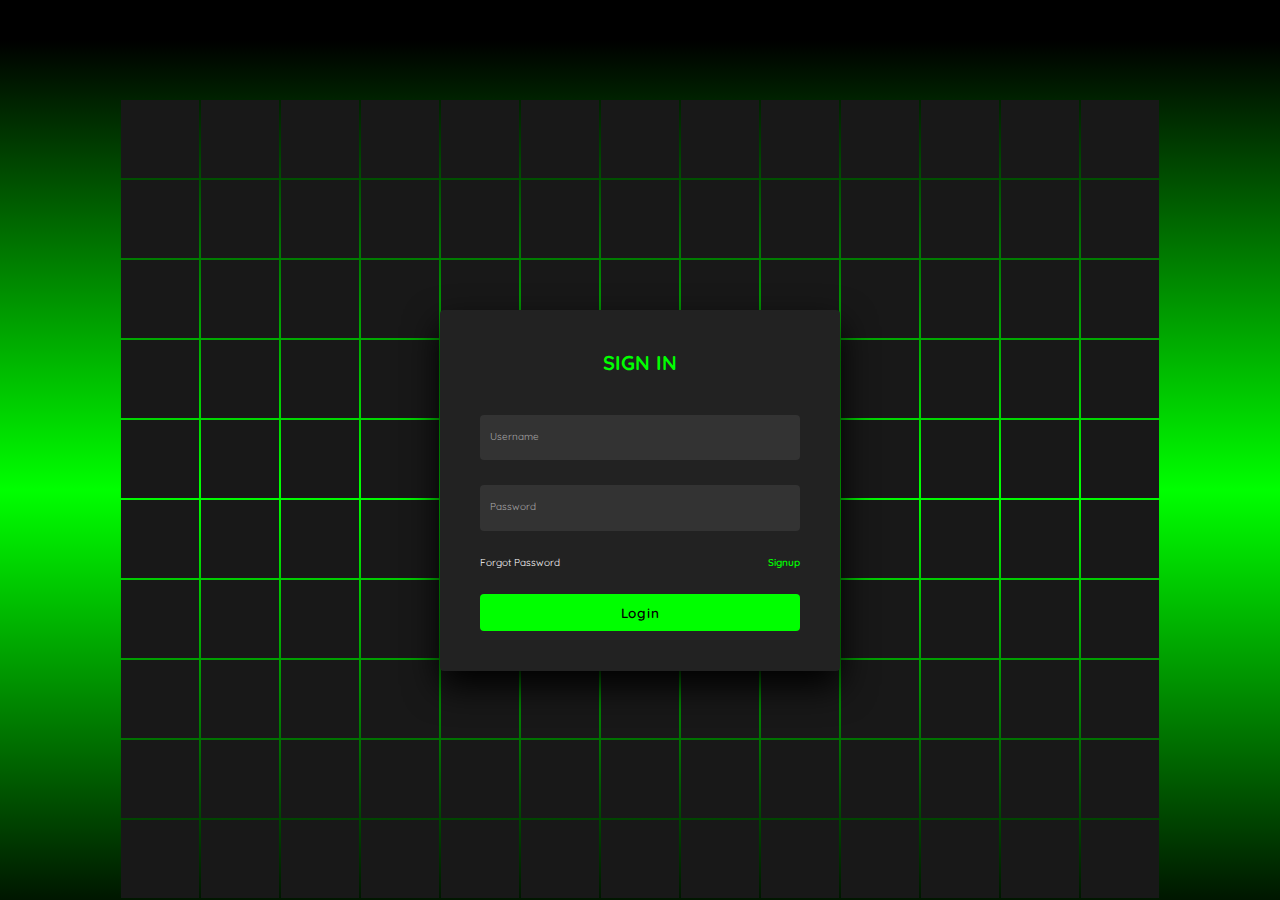
<file: H4R.html>
<!DOCTYPE html>
<html lang="en" >
<head>
  <meta charset="UTF-8">
  <title>Animated Login Form using Html &amp; CSS Only</title>
  <link rel="stylesheet" href="./style.css">
  <link rel="shortcut icon" href="images/pngwing.com (12).png" type="image/svg+xml">

</head>
<body>
<!-- partial:index.partial.html -->
<section>

    <span></span>
    <span></span>
    <span></span>
    <span></span>
    <span></span>
    <span></span>
    <span></span>
    <span></span>
    <span></span>
    <span></span>
    <span></span>
    <span></span>
    <span></span>
    <span></span>
    <span></span>
    <span></span>
    <span></span>
    <span></span>
    <span></span>
    <span></span>
    <span></span>
    <span></span>
    <span></span>
    <span></span>
    <span></span>
    <span></span>
    <span></span>
    <span></span>
    <span></span>
    <span></span>
    <span></span>
    <span></span>
    <span></span>
    <span></span>
    <span></span>
    <span></span>
    <span></span>
    <span></span>
    <span></span>
    <span></span>
    <span></span>
    <span></span>
    <span></span>
    <span></span>
    <span></span>
    <span></span>
    <span></span>
    <span></span>
    <span></span>
    <span></span>
    <span></span>
    <span></span>
    <span></span>
    <span></span>
    <span></span>
    <span></span>
    <span></span>
    <span></span>
    <span></span>
    <span></span>
    <span></span>
    <span></span>
    <span></span>
    <span></span>
    <span></span>
    <span></span>
    <span></span>
    <span></span>
    <span></span>
    <span></span>
    <span></span>
    <span></span>
    <span></span>
    <span></span>
    <span></span>
    <span></span>
    <span></span>
    <span></span>
    <span></span>
    <span></span>
    <span></span>
    <span></span>
    <span></span>
    <span></span>
    <span></span>
    <span></span>
    <span></span>
    <span></span>
    <span></span>
    <span></span>
    <span></span>
    <span></span>
    <span></span>
    <span></span>
    <span></span>
    <span></span>
    <span></span>
    <span></span>
    <span></span>
    <span></span>
    <span></span>
    <span></span>
    <span></span>
    <span></span>
    <span></span>
    <span></span>
    <span></span>
    <span></span>
    <span></span>
    <span></span>
    <span></span>
    <span></span>
    <span></span>
    <span></span>
    <span></span>
    <span></span>
    <span></span>
    <span></span>
    <span></span>
    <span></span>
    <span></span>
    <span></span>
    <span></span>
    <span></span>
    <span></span>
    <span></span>
    <span></span>
    <span></span>
    <span></span>
    <span></span>
    <span></span>
    <span></span>
    <span></span>
    <span></span>
    <span></span>
    <span></span>
    <span></span>
    <span></span>
    <span></span>
    <span></span>
    <span></span>
    <span></span>
    <span></span>
    <span></span>
    <span></span>
    <span></span>
    <span></span>
    <span></span>
    <span></span>
    <span></span>
    <span></span>
    <span></span>
    <span></span>
    <span></span>
    <span></span>
    <span></span>
    <span></span>
    <span></span>
    <span></span>
    <span></span>
    <span></span>
    <span></span>
    <span></span>
    <span></span>
    <span></span>
    <span></span>
    <span></span>
    <span></span>
    <span></span>
    <span></span>
    <span></span>
    <span></span>
    <span></span>
    <span></span>
    <span></span>
    <span></span>
    <span></span>
    <span></span>
    <span></span>
    <span></span>
    <span></span>
    <span></span>
    <span></span>
    <span></span>
    <span></span>
    <span></span>
    <span></span>
    <span></span>
    <span></span>
    <span></span>
    <span></span>
    <span></span>
    <span></span>
    <span></span>
    <span></span>
    <span></span>
    <span></span>
    <span></span>
    <span></span>
    <span></span>
    <span></span>
    <span></span>
    <span></span>
    <span></span>
    <span></span>
    <span></span>
    <span></span>
    <span></span>
    <span></span>
    <span></span>
    <span></span>
    <span></span>
    <span></span>
    <span></span>
    <span></span>
    <span></span>
    <span></span>
    <span></span>
    <span></span>
    <span></span>
    <span></span>
    <span></span>
    <span></span>
    <span></span>
    <span></span>
    <span></span>
    <span></span>
    <span></span>
    <span></span>
    <span></span>
    <span></span>
    <span></span>
    <span></span>
    <span></span>
    <span></span>
    <span></span>
    <span></span>
    <span></span>
    <span></span>
    <span></span>
    <span></span>
    <span></span>
    <span></span>
    <span></span>
    <span></span>
    <span></span>
    <span></span>
    <span></span>
    <span></span>
    <span></span>
    <span></span>
    <span></span>
    <span></span>
    <span></span>
    <span></span>
    <span></span>
    <span></span>
    <span></span>
    <span></span>
    <span></span>

    <div class="signin">
      <div class="content">
        <h2>Sign In</h2>
        <div class="form">
          <div class="inputBox">
            <input type="text" required>
            <i>Username</i>
          </div>
          <div class="inputBox">
            <input type="password" required>
            <i>Password</i>
          </div>
          <div class="links">
            <a href="#">Forgot Password</a>
            <a href="#">Signup</a>
          </div>
          <div class="inputBox">
            <input type="submit" value="Login">
          </div>
        </div>
      </div>
    </div>
  </section>
<!-- partial -->

<style>
  @import url('https://fonts.googleapis.com/css2?family=Quicksand:wght@300;400;500;600;700&display=swap');
*
{
	margin: 0;
	padding: 0;
	box-sizing: border-box;
	font-family: 'Quicksand', sans-serif;
}
body 
{
	display: flex;
	justify-content: center;
	align-items: center;
	min-height: 100vh;
	background: #000;
}
section 
{
	position: absolute;
	width: 100vw;
	height: 100vh;
	display: flex;
	justify-content: center;
	align-items: center;
	gap: 2px;
	flex-wrap: wrap;
	overflow: hidden;
}
section::before 
{
	content: '';
	position: absolute;
	width: 100%;
	height: 100%;
	background: linear-gradient(#000,#0f0,#000);
	animation: animate 5s linear infinite;
}
@keyframes animate 
{
	0%
	{
		transform: translateY(-100%);
	}
	100%
	{
		transform: translateY(100%);
	}
}
section span 
{
	position: relative;
	display: block;
	width: calc(6.25vw - 2px);
	height: calc(6.25vw - 2px);
	background: #181818;
	z-index: 2;
	transition: 1.5s;
}
section span:hover 
{
	background: #0f0;
	transition: 0s;
}

section .signin
{
	position: absolute;
	width: 400px;
  background: #222;  
	z-index: 1000;
	display: flex;
	justify-content: center;
	align-items: center;
	padding: 40px;
	border-radius: 4px;
	box-shadow: 0 15px 35px rgba(0,0,0,9);
}
section .signin .content 
{
	position: relative;
	width: 100%;
	display: flex;
	justify-content: center;
	align-items: center;
	flex-direction: column;
	gap: 40px;
}
section .signin .content h2 
{
	font-size: 2em;
	color: #0f0;
	text-transform: uppercase;
}
section .signin .content .form 
{
	width: 100%;
	display: flex;
	flex-direction: column;
	gap: 25px;
}
section .signin .content .form .inputBox
{
	position: relative;
	width: 100%;
}
section .signin .content .form .inputBox input 
{
	position: relative;
	width: 100%;
	background: #333;
	border: none;
	outline: none;
	padding: 25px 10px 7.5px;
	border-radius: 4px;
	color: #fff;
	font-weight: 500;
	font-size: 1em;
}
section .signin .content .form .inputBox i 
{
	position: absolute;
	left: 0;
	padding: 15px 10px;
	font-style: normal;
	color: #aaa;
	transition: 0.5s;
	pointer-events: none;
}
.signin .content .form .inputBox input:focus ~ i,
.signin .content .form .inputBox input:valid ~ i
{
	transform: translateY(-7.5px);
	font-size: 0.8em;
	color: #fff;
}
.signin .content .form .links 
{
	position: relative;
	width: 100%;
	display: flex;
	justify-content: space-between;
}
.signin .content .form .links a 
{
	color: #fff;
	text-decoration: none;
}
.signin .content .form .links a:nth-child(2)
{
	color: #0f0;
	font-weight: 600;
}
.signin .content .form .inputBox input[type="submit"]
{
	padding: 10px;
	background: #0f0;
	color: #000;
	font-weight: 600;
	font-size: 1.35em;
	letter-spacing: 0.05em;
	cursor: pointer;
}
input[type="submit"]:active
{
	opacity: 0.6;
}
@media (max-width: 900px)
{
	section span 
	{
		width: calc(10vw - 2px);
		height: calc(10vw - 2px);
	}
}
@media (max-width: 600px)
{
	section span 
	{
		width: calc(20vw - 2px);
		height: calc(20vw - 2px);
	}
}
</style>
  
</body>
</html>
</file>
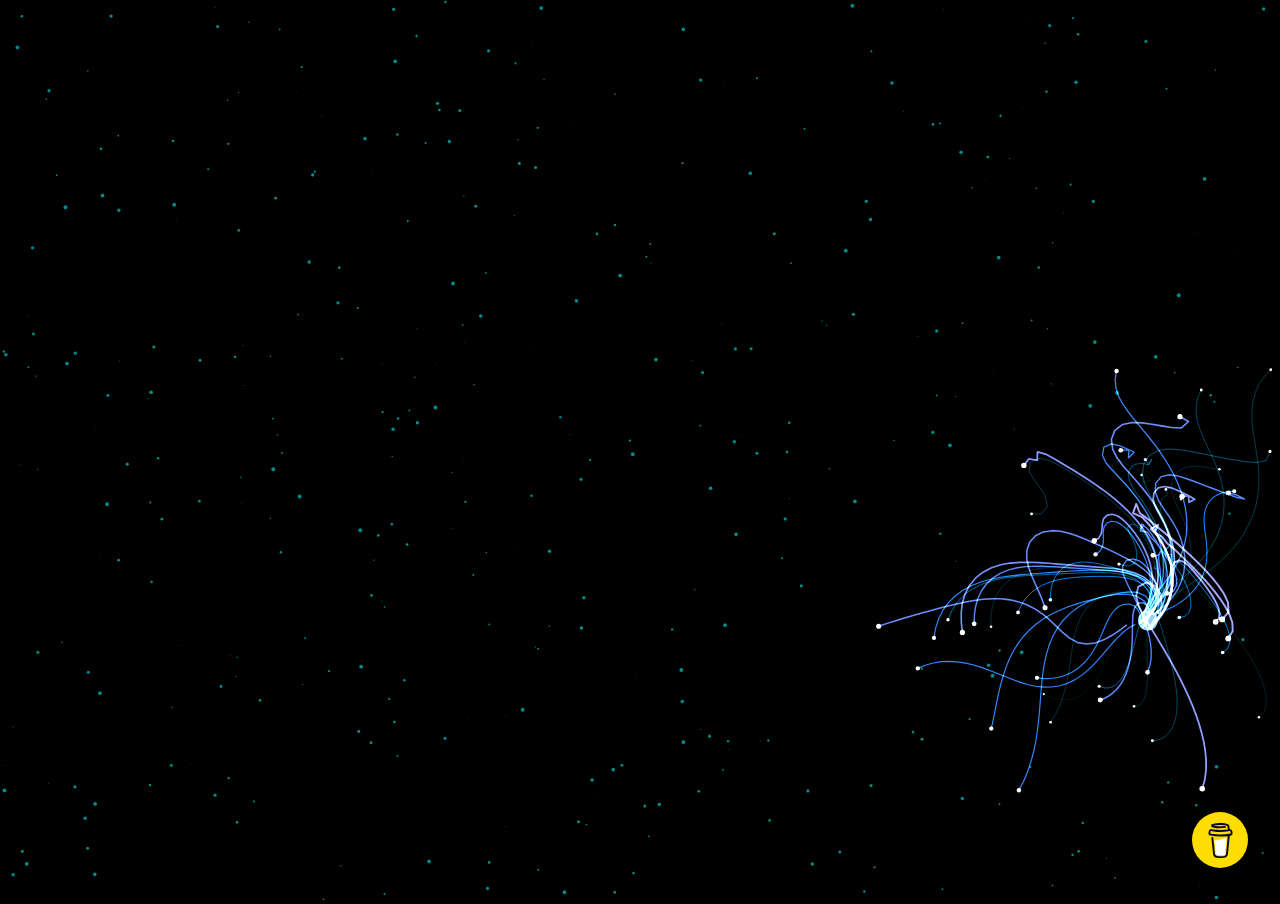
<file: Moster.html>
<!DOCTYPE html>
<html lang="en" >
<head>
  <meta charset="UTF-8">
  <title> Eléctrico Monster</title>
      <link rel="stylesheet" href="https://cdnjs.cloudflare.com/ajax/libs/font-awesome/6.0.0-beta2/css/all.min.css">
      <link rel="shortcut icon" href="images/pngwing.com (12).png" type="image/svg+xml">

</head>
<body>
<!-- partial:index.partial.html -->
<canvas id="canvas"></canvas>

<a href="#" class="buymeacoffee" target="_blank" rel="noopener noreferrer">
  <svg width="25" height="35" viewBox="0 0 884 1279" fill="none">
    <path d="m791 298-1-1-2-1 3 2Zm13 91h-1 1Zm-13-92v1-1Zm0 1v-1 1Zm3 2-2-2h-1l3 2Zm-364 886-3 2h1l2-2Zm211-41v3-3Zm-22 41-3 2h1l2-2Zm-338 10-3-1 3 1Zm-33-32-1-4 1 4Z" fill="#0D0C22"></path>
    <path class="y-path" d="M473 591c-46 20-98 42-166 42-28 0-56-4-84-12l47 480a80 80 0 0 0 80 74l88 3 96-3a80 80 0 0 0 79-74l50-530c-22-8-44-13-70-13-44 0-79 15-120 33Z" fill="#FFF"></path>
    <path d="M79 386v1h1l-1-1Z" fill="#0D0C22"></path>
    <path d="m880 342-7-36c-7-31-21-62-54-73-10-4-22-5-30-13s-11-19-12-30l-11-61c-3-17-5-37-13-52-10-22-32-34-53-42-11-5-22-8-33-11C613 10 557 5 503 2c-66-4-132-2-198 3-48 5-100 10-146 27-17 6-35 14-47 27a51 51 0 0 0-10 61c8 14 22 24 37 31 19 8 39 15 60 19a1334 1334 0 0 0 417 7c19-3 31-27 25-44-6-21-24-28-44-25l-9 1h-2a1234 1234 0 0 1-313 1l-6-1h-1l-6-1a665 665 0 0 1-42-9 6 6 0 0 1 3-9 626 626 0 0 1 45-8l21-2a1336 1336 0 0 1 290 1l7 1h5l43 8c21 5 47 6 57 29 3 7 4 15 6 23l2 10a153589 153589 0 0 0 15 74 13 13 0 0 1-11 10l-3 1h-3a1670 1670 0 0 1-253 16 1976 1976 0 0 1-250-16l-7-1-15-3-52-8c-21-4-41-2-60 8-16 9-28 22-36 38-8 17-11 35-14 53-4 18-10 38-8 56 5 40 33 73 74 80a2072 2072 0 0 0 604 20 26 26 0 0 1 28 29l-3 37a15200479 15200479 0 0 1-55 528c-2 22-2 44-6 66-7 34-30 54-63 62-31 7-62 11-94 11l-105-1c-37 0-82-3-111-31-26-24-29-63-32-96l-14-131-25-242-17-157-1-8c-2-19-15-37-36-36-18 0-38 16-36 36l12 116 25 241 22 205 4 40c8 71 62 110 130 121 40 6 80 8 120 8 52 1 104 3 155-6 75-14 131-64 139-142a758975 758975 0 0 0 30-290l25-243 11-111a26 26 0 0 1 21-22c21-5 42-12 57-28 24-26 29-60 21-94ZM72 366v4-4Zm3 16 1 1-2-1h1Zm2 3c0 1 1 2 0 0Zm4 3Zm720-5c-8 7-20 11-31 12a2172 2172 0 0 1-667-2c-9-1-19-3-25-9-12-13-6-38-3-53 3-14 8-33 25-35 26-3 56 8 81 12a1787 1787 0 0 0 562-7c22-4 45-11 58 11 9 15 10 35 9 52-1 7-4 14-9 19Z" fill="#0D0C22"></path>
  </svg>
</a>
<!-- partial -->
  <script>
    window.requestAnimFrame = function () {
  return (
    window.requestAnimationFrame ||
    window.webkitRequestAnimationFrame ||
    window.mozRequestAnimationFrame ||
    window.oRequestAnimationFrame ||
    window.msRequestAnimationFrame ||
    function (callback) {
      window.setTimeout(callback);
    }
  );
};

function init(elemid) {
  let canvas = document.getElementById(elemid),
    c = canvas.getContext("2d"),
    w = (canvas.width = window.innerWidth),
    h = (canvas.height = window.innerHeight);
  c.fillStyle = "rgba(30,30,30,1)";
  c.fillRect(0, 0, w, h);
  return { c: c, canvas: canvas };
}

window.onload = function () {
  let c = init("canvas").c,
    canvas = init("canvas").canvas,
    w = (canvas.width = window.innerWidth),
    h = (canvas.height = window.innerHeight),
    mouse = { x: false, y: false },
    last_mouse = {};

  function dist(p1x, p1y, p2x, p2y) {
    return Math.sqrt(Math.pow(p2x - p1x, 2) + Math.pow(p2y - p1y, 2));
  }

  class segment {
    constructor(parent, l, a, first) {
      this.first = first;
      if (first) {
        this.pos = {
          x: parent.x,
          y: parent.y
        };
      } else {
        this.pos = {
          x: parent.nextPos.x,
          y: parent.nextPos.y
        };
      }
      this.l = l;
      this.ang = a;
      this.nextPos = {
        x: this.pos.x + this.l * Math.cos(this.ang),
        y: this.pos.y + this.l * Math.sin(this.ang)
      };
    }
    update(t) {
      this.ang = Math.atan2(t.y - this.pos.y, t.x - this.pos.x);
      this.pos.x = t.x + this.l * Math.cos(this.ang - Math.PI);
      this.pos.y = t.y + this.l * Math.sin(this.ang - Math.PI);
      this.nextPos.x = this.pos.x + this.l * Math.cos(this.ang);
      this.nextPos.y = this.pos.y + this.l * Math.sin(this.ang);
    }
    fallback(t) {
      this.pos.x = t.x;
      this.pos.y = t.y;
      this.nextPos.x = this.pos.x + this.l * Math.cos(this.ang);
      this.nextPos.y = this.pos.y + this.l * Math.sin(this.ang);
    }
    show() {
      c.lineTo(this.nextPos.x, this.nextPos.y);
    }
  }

  class tentacle {
    constructor(x, y, l, n, a) {
      this.x = x;
      this.y = y;
      this.l = l;
      this.n = n;
      this.t = {};
      this.rand = Math.random();
      this.segments = [new segment(this, this.l / this.n, 0, true)];
      for (let i = 1; i < this.n; i++) {
        this.segments.push(
          new segment(this.segments[i - 1], this.l / this.n, 0, false)
        );
      }
    }
    move(last_target, target) {
      this.angle = Math.atan2(target.y - this.y, target.x - this.x);
      this.dt = dist(last_target.x, last_target.y, target.x, target.y) + 5;
      this.t = {
        x: target.x - 0.8 * this.dt * Math.cos(this.angle),
        y: target.y - 0.8 * this.dt * Math.sin(this.angle)
      };
      if (this.t.x) {
        this.segments[this.n - 1].update(this.t);
      } else {
        this.segments[this.n - 1].update(target);
      }
      for (let i = this.n - 2; i >= 0; i--) {
        this.segments[i].update(this.segments[i + 1].pos);
      }
      if (
        dist(this.x, this.y, target.x, target.y) <=
        this.l + dist(last_target.x, last_target.y, target.x, target.y)
      ) {
        this.segments[0].fallback({ x: this.x, y: this.y });
        for (let i = 1; i < this.n; i++) {
          this.segments[i].fallback(this.segments[i - 1].nextPos);
        }
      }
    }
    show(target) {
      if (dist(this.x, this.y, target.x, target.y) <= this.l) {
        c.globalCompositeOperation = "lighter";
        c.beginPath();
        c.lineTo(this.x, this.y);
        for (let i = 0; i < this.n; i++) {
          this.segments[i].show();
        }
        c.strokeStyle =
          "hsl(" +
          (this.rand * 60 + 180) +
          ",100%," +
          (this.rand * 60 + 25) +
          "%)";
        c.lineWidth = this.rand * 2;
        c.lineCap = "round";
        c.lineJoin = "round";
        c.stroke();
        c.globalCompositeOperation = "source-over";
      }
    }
    show2(target) {
      c.beginPath();
      if (dist(this.x, this.y, target.x, target.y) <= this.l) {
        c.arc(this.x, this.y, 2 * this.rand + 1, 0, 2 * Math.PI);
        c.fillStyle = "white";
      } else {
        c.arc(this.x, this.y, this.rand * 2, 0, 2 * Math.PI);
        c.fillStyle = "darkcyan";
      }
      c.fill();
    }
  }

  let maxl = 300,
    minl = 50,
    n = 30,
    numt = 500,
    tent = [],
    clicked = false,
    target = { x: 0, y: 0 },
    last_target = {},
    t = 0,
    q = 10;

  for (let i = 0; i < numt; i++) {
    tent.push(
      new tentacle(
        Math.random() * w,
        Math.random() * h,
        Math.random() * (maxl - minl) + minl,
        n,
        Math.random() * 2 * Math.PI
      )
    );
  }
  function draw() {
    if (mouse.x) {
      target.errx = mouse.x - target.x;
      target.erry = mouse.y - target.y;
    } else {
      target.errx =
        w / 2 +
        ((h / 2 - q) * Math.sqrt(2) * Math.cos(t)) /
          (Math.pow(Math.sin(t), 2) + 1) -
        target.x;
      target.erry =
        h / 2 +
        ((h / 2 - q) * Math.sqrt(2) * Math.cos(t) * Math.sin(t)) /
          (Math.pow(Math.sin(t), 2) + 1) -
        target.y;
    }

    target.x += target.errx / 10;
    target.y += target.erry / 10;

    t += 0.01;

    c.beginPath();
    c.arc(
      target.x,
      target.y,
      dist(last_target.x, last_target.y, target.x, target.y) + 5,
      0,
      2 * Math.PI
    );
    c.fillStyle = "hsl(210,100%,80%)";
    c.fill();

    for (i = 0; i < numt; i++) {
      tent[i].move(last_target, target);
      tent[i].show2(target);
    }
    for (i = 0; i < numt; i++) {
      tent[i].show(target);
    }
    last_target.x = target.x;
    last_target.y = target.y;
  }

  canvas.addEventListener(
    "mousemove",
    function (e) {
      last_mouse.x = mouse.x;
      last_mouse.y = mouse.y;

      mouse.x = e.pageX - this.offsetLeft;
      mouse.y = e.pageY - this.offsetTop;
    },
    false
  );

  canvas.addEventListener("mouseleave", function (e) {
    mouse.x = false;
    mouse.y = false;
  });

  canvas.addEventListener(
    "mousedown",
    function (e) {
      clicked = true;
    },
    false
  );

  canvas.addEventListener(
    "mouseup",
    function (e) {
      clicked = false;
    },
    false
  );

  function loop() {
    window.requestAnimFrame(loop);
    c.clearRect(0, 0, w, h);
    draw();
  }

  window.addEventListener("resize", function () {
    (w = canvas.width = window.innerWidth),
      (h = canvas.height = window.innerHeight);
    loop();
  });

  loop();
  setInterval(loop, 1000 / 60);
};
  </script>

    <style>
        body,
html {
  margin: 0px;
  padding: 0px;
  position: fixed;
  background: black;
}


.buymeacoffee {
  text-decoration: none;
  position: fixed;
  right: 2rem;
  bottom: 2rem;
  background: #FFDD00;
  width: 3.5rem;
  height: 3.5rem;
  border-radius: 50%;
  transition: all 0.1s linear;
  box-shadow: 0.2rem 0.2rem 0.5rem rgba(0, 0, 0, 0.2);
  z-index: 1000;
  display: flex;
  align-items: center;
  justify-content: center;
}

.buymeacoffee:hover {
  width: 4rem;
  height: 4rem;
  line-height: 4rem;
}
    </style>

</body>
</html>
</file>
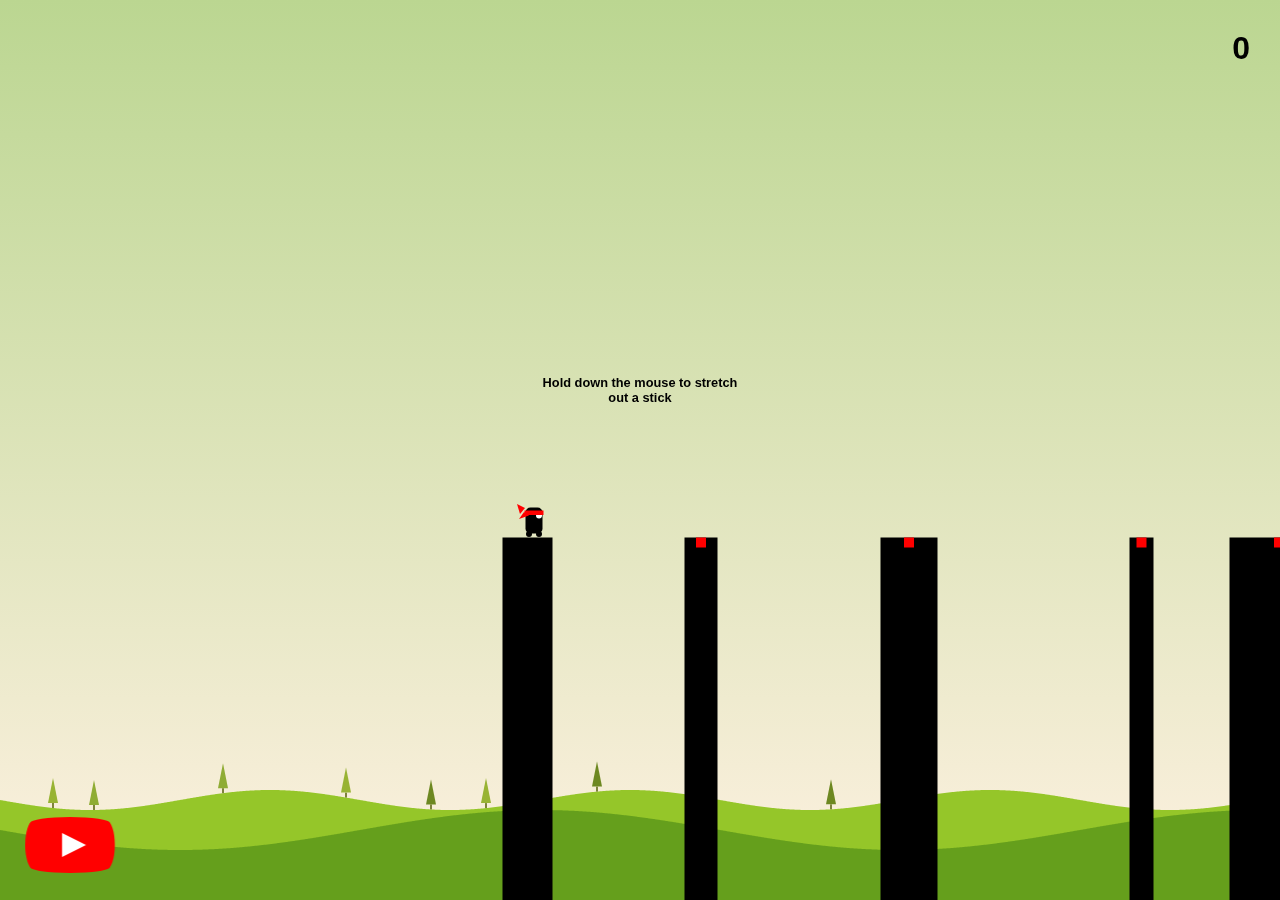
<file: Stick Hero.html>
<!DOCTYPE html>
<html lang="en" >
<head>
  <meta charset="UTF-8">
  <title>Stick Hero with Canvas</title>
  
  <link rel="shortcut icon" href="images/pngwing.com (10).png" type="image/svg+xml">

 </head>
 <body>
 
<!-- partial:index.partial.html -->

<div class="container">
  <div id="score"></div>
  <canvas id="game" width="375" height="375"></canvas>
  <div id="introduction">Hold down the mouse to stretch out a stick</div>
  <div id="perfect">DOUBLE SCORE</div>
  <button id="restart">RESTART</button>
</div>

 <a id="youtube" href="#" target="_blank">
     <span>See how this game was made</span>
          </a>
         <div id="youtube-card">
 
         How to create a Stick Hero game with JavaScript and HTML Canvas
     </div>

<!-- partial -->

  <script>
    


// Extend the base functionality of JavaScript
Array.prototype.last = function () {
  return this[this.length - 1];
};

// A sinus function that acceps degrees instead of radians
Math.sinus = function (degree) {
  return Math.sin((degree / 180) * Math.PI);
};

// Game data
let phase = "waiting"; // waiting | stretching | turning | walking | transitioning | falling
let lastTimestamp; // The timestamp of the previous requestAnimationFrame cycle

let heroX; // Changes when moving forward
let heroY; // Only changes when falling
let sceneOffset; // Moves the whole game

let platforms = [];
let sticks = [];
let trees = [];

// Todo: Save high score to localStorage (?)

let score = 0;

// Configuration
const canvasWidth = 375;
const canvasHeight = 375;
const platformHeight = 100;
const heroDistanceFromEdge = 10; // While waiting
const paddingX = 100; // The waiting position of the hero in from the original canvas size
const perfectAreaSize = 10;

// The background moves slower than the hero
const backgroundSpeedMultiplier = 0.2;

const hill1BaseHeight = 100;
const hill1Amplitude = 10;
const hill1Stretch = 1;
const hill2BaseHeight = 70;
const hill2Amplitude = 20;
const hill2Stretch = 0.5;

const stretchingSpeed = 4; // Milliseconds it takes to draw a pixel
const turningSpeed = 4; // Milliseconds it takes to turn a degree
const walkingSpeed = 4;
const transitioningSpeed = 2;
const fallingSpeed = 2;

const heroWidth = 17; // 24
const heroHeight = 30; // 40

const canvas = document.getElementById("game");
canvas.width = window.innerWidth; // Make the Canvas full screen
canvas.height = window.innerHeight;

const ctx = canvas.getContext("2d");

const introductionElement = document.getElementById("introduction");
const perfectElement = document.getElementById("perfect");
const restartButton = document.getElementById("restart");
const scoreElement = document.getElementById("score");

// Initialize layout
resetGame();

// Resets game variables and layouts but does not start the game (game starts on keypress)
function resetGame() {
  // Reset game progress
  phase = "waiting";
  lastTimestamp = undefined;
  sceneOffset = 0;
  score = 0;

  introductionElement.style.opacity = 1;
  perfectElement.style.opacity = 0;
  restartButton.style.display = "none";
  scoreElement.innerText = score;

  // The first platform is always the same
  // x + w has to match paddingX
  platforms = [{ x: 50, w: 50 }];
  generatePlatform();
  generatePlatform();
  generatePlatform();
  generatePlatform();

  sticks = [{ x: platforms[0].x + platforms[0].w, length: 0, rotation: 0 }];

  trees = [];
  generateTree();
  generateTree();
  generateTree();
  generateTree();
  generateTree();
  generateTree();
  generateTree();
  generateTree();
  generateTree();
  generateTree();

  heroX = platforms[0].x + platforms[0].w - heroDistanceFromEdge;
  heroY = 0;

  draw();
}

function generateTree() {
  const minimumGap = 30;
  const maximumGap = 150;

  // X coordinate of the right edge of the furthest tree
  const lastTree = trees[trees.length - 1];
  let furthestX = lastTree ? lastTree.x : 0;

  const x =
    furthestX +
    minimumGap +
    Math.floor(Math.random() * (maximumGap - minimumGap));

  const treeColors = ["#6D8821", "#8FAC34", "#98B333"];
  const color = treeColors[Math.floor(Math.random() * 3)];

  trees.push({ x, color });
}

function generatePlatform() {
  const minimumGap = 40;
  const maximumGap = 200;
  const minimumWidth = 20;
  const maximumWidth = 100;

  // X coordinate of the right edge of the furthest platform
  const lastPlatform = platforms[platforms.length - 1];
  let furthestX = lastPlatform.x + lastPlatform.w;

  const x =
    furthestX +
    minimumGap +
    Math.floor(Math.random() * (maximumGap - minimumGap));
  const w =
    minimumWidth + Math.floor(Math.random() * (maximumWidth - minimumWidth));

  platforms.push({ x, w });
}

resetGame();

// If space was pressed restart the game
window.addEventListener("keydown", function (event) {
  if (event.key == " ") {
    event.preventDefault();
    resetGame();
    return;
  }
});

window.addEventListener("mousedown", function (event) {
  if (phase == "waiting") {
    lastTimestamp = undefined;
    introductionElement.style.opacity = 0;
    phase = "stretching";
    window.requestAnimationFrame(animate);
  }
});

window.addEventListener("mouseup", function (event) {
  if (phase == "stretching") {
    phase = "turning";
  }
});

window.addEventListener("resize", function (event) {
  canvas.width = window.innerWidth;
  canvas.height = window.innerHeight;
  draw();
});

window.requestAnimationFrame(animate);

// The main game loop
function animate(timestamp) {
  if (!lastTimestamp) {
    lastTimestamp = timestamp;
    window.requestAnimationFrame(animate);
    return;
  }

  switch (phase) {
    case "waiting":
      return; // Stop the loop
    case "stretching": {
      sticks.last().length += (timestamp - lastTimestamp) / stretchingSpeed;
      break;
    }
    case "turning": {
      sticks.last().rotation += (timestamp - lastTimestamp) / turningSpeed;

      if (sticks.last().rotation > 90) {
        sticks.last().rotation = 90;

        const [nextPlatform, perfectHit] = thePlatformTheStickHits();
        if (nextPlatform) {
          // Increase score
          score += perfectHit ? 2 : 1;
          scoreElement.innerText = score;

          if (perfectHit) {
            perfectElement.style.opacity = 1;
            setTimeout(() => (perfectElement.style.opacity = 0), 1000);
          }

          generatePlatform();
          generateTree();
          generateTree();
        }

        phase = "walking";
      }
      break;
    }
    case "walking": {
      heroX += (timestamp - lastTimestamp) / walkingSpeed;

      const [nextPlatform] = thePlatformTheStickHits();
      if (nextPlatform) {
        // If hero will reach another platform then limit it's position at it's edge
        const maxHeroX = nextPlatform.x + nextPlatform.w - heroDistanceFromEdge;
        if (heroX > maxHeroX) {
          heroX = maxHeroX;
          phase = "transitioning";
        }
      } else {
        // If hero won't reach another platform then limit it's position at the end of the pole
        const maxHeroX = sticks.last().x + sticks.last().length + heroWidth;
        if (heroX > maxHeroX) {
          heroX = maxHeroX;
          phase = "falling";
        }
      }
      break;
    }
    case "transitioning": {
      sceneOffset += (timestamp - lastTimestamp) / transitioningSpeed;

      const [nextPlatform] = thePlatformTheStickHits();
      if (sceneOffset > nextPlatform.x + nextPlatform.w - paddingX) {
        // Add the next step
        sticks.push({
          x: nextPlatform.x + nextPlatform.w,
          length: 0,
          rotation: 0
        });
        phase = "waiting";
      }
      break;
    }
    case "falling": {
      if (sticks.last().rotation < 180)
        sticks.last().rotation += (timestamp - lastTimestamp) / turningSpeed;

      heroY += (timestamp - lastTimestamp) / fallingSpeed;
      const maxHeroY =
        platformHeight + 100 + (window.innerHeight - canvasHeight) / 2;
      if (heroY > maxHeroY) {
        restartButton.style.display = "block";
        return;
      }
      break;
    }
    default:
      throw Error("Wrong phase");
  }

  draw();
  window.requestAnimationFrame(animate);

  lastTimestamp = timestamp;
}

// Returns the platform the stick hit (if it didn't hit any stick then return undefined)
function thePlatformTheStickHits() {
  if (sticks.last().rotation != 90)
    throw Error(`Stick is ${sticks.last().rotation}°`);
  const stickFarX = sticks.last().x + sticks.last().length;

  const platformTheStickHits = platforms.find(
    (platform) => platform.x < stickFarX && stickFarX < platform.x + platform.w
  );

  // If the stick hits the perfect area
  if (
    platformTheStickHits &&
    platformTheStickHits.x + platformTheStickHits.w / 2 - perfectAreaSize / 2 <
      stickFarX &&
    stickFarX <
      platformTheStickHits.x + platformTheStickHits.w / 2 + perfectAreaSize / 2
  )
    return [platformTheStickHits, true];

  return [platformTheStickHits, false];
}

function draw() {
  ctx.save();
  ctx.clearRect(0, 0, window.innerWidth, window.innerHeight);

  drawBackground();

  // Center main canvas area to the middle of the screen
  ctx.translate(
    (window.innerWidth - canvasWidth) / 2 - sceneOffset,
    (window.innerHeight - canvasHeight) / 2
  );

  // Draw scene
  drawPlatforms();
  drawHero();
  drawSticks();

  // Restore transformation
  ctx.restore();
}

restartButton.addEventListener("click", function (event) {
  event.preventDefault();
  resetGame();
  restartButton.style.display = "none";
});

function drawPlatforms() {
  platforms.forEach(({ x, w }) => {
    // Draw platform
    ctx.fillStyle = "black";
    ctx.fillRect(
      x,
      canvasHeight - platformHeight,
      w,
      platformHeight + (window.innerHeight - canvasHeight) / 2
    );

    // Draw perfect area only if hero did not yet reach the platform
    if (sticks.last().x < x) {
      ctx.fillStyle = "red";
      ctx.fillRect(
        x + w / 2 - perfectAreaSize / 2,
        canvasHeight - platformHeight,
        perfectAreaSize,
        perfectAreaSize
      );
    }
  });
}

function drawHero() {
  ctx.save();
  ctx.fillStyle = "black";
  ctx.translate(
    heroX - heroWidth / 2,
    heroY + canvasHeight - platformHeight - heroHeight / 2
  );

  // Body
  drawRoundedRect(
    -heroWidth / 2,
    -heroHeight / 2,
    heroWidth,
    heroHeight - 4,
    5
  );

  // Legs
  const legDistance = 5;
  ctx.beginPath();
  ctx.arc(legDistance, 11.5, 3, 0, Math.PI * 2, false);
  ctx.fill();
  ctx.beginPath();
  ctx.arc(-legDistance, 11.5, 3, 0, Math.PI * 2, false);
  ctx.fill();

  // Eye
  ctx.beginPath();
  ctx.fillStyle = "white";
  ctx.arc(5, -7, 3, 0, Math.PI * 2, false);
  ctx.fill();

  // Band
  ctx.fillStyle = "red";
  ctx.fillRect(-heroWidth / 2 - 1, -12, heroWidth + 2, 4.5);
  ctx.beginPath();
  ctx.moveTo(-9, -14.5);
  ctx.lineTo(-17, -18.5);
  ctx.lineTo(-14, -8.5);
  ctx.fill();
  ctx.beginPath();
  ctx.moveTo(-10, -10.5);
  ctx.lineTo(-15, -3.5);
  ctx.lineTo(-5, -7);
  ctx.fill();

  ctx.restore();
}

function drawRoundedRect(x, y, width, height, radius) {
  ctx.beginPath();
  ctx.moveTo(x, y + radius);
  ctx.lineTo(x, y + height - radius);
  ctx.arcTo(x, y + height, x + radius, y + height, radius);
  ctx.lineTo(x + width - radius, y + height);
  ctx.arcTo(x + width, y + height, x + width, y + height - radius, radius);
  ctx.lineTo(x + width, y + radius);
  ctx.arcTo(x + width, y, x + width - radius, y, radius);
  ctx.lineTo(x + radius, y);
  ctx.arcTo(x, y, x, y + radius, radius);
  ctx.fill();
}

function drawSticks() {
  sticks.forEach((stick) => {
    ctx.save();

    // Move the anchor point to the start of the stick and rotate
    ctx.translate(stick.x, canvasHeight - platformHeight);
    ctx.rotate((Math.PI / 180) * stick.rotation);

    // Draw stick
    ctx.beginPath();
    ctx.lineWidth = 2;
    ctx.moveTo(0, 0);
    ctx.lineTo(0, -stick.length);
    ctx.stroke();

    // Restore transformations
    ctx.restore();
  });
}

function drawBackground() {
  // Draw sky
  var gradient = ctx.createLinearGradient(0, 0, 0, window.innerHeight);
  gradient.addColorStop(0, "#BBD691");
  gradient.addColorStop(1, "#FEF1E1");
  ctx.fillStyle = gradient;
  ctx.fillRect(0, 0, window.innerWidth, window.innerHeight);

  // Draw hills
  drawHill(hill1BaseHeight, hill1Amplitude, hill1Stretch, "#95C629");
  drawHill(hill2BaseHeight, hill2Amplitude, hill2Stretch, "#659F1C");

  // Draw trees
  trees.forEach((tree) => drawTree(tree.x, tree.color));
}

// A hill is a shape under a stretched out sinus wave
function drawHill(baseHeight, amplitude, stretch, color) {
  ctx.beginPath();
  ctx.moveTo(0, window.innerHeight);
  ctx.lineTo(0, getHillY(0, baseHeight, amplitude, stretch));
  for (let i = 0; i < window.innerWidth; i++) {
    ctx.lineTo(i, getHillY(i, baseHeight, amplitude, stretch));
  }
  ctx.lineTo(window.innerWidth, window.innerHeight);
  ctx.fillStyle = color;
  ctx.fill();
}

function drawTree(x, color) {
  ctx.save();
  ctx.translate(
    (-sceneOffset * backgroundSpeedMultiplier + x) * hill1Stretch,
    getTreeY(x, hill1BaseHeight, hill1Amplitude)
  );

  const treeTrunkHeight = 5;
  const treeTrunkWidth = 2;
  const treeCrownHeight = 25;
  const treeCrownWidth = 10;

  // Draw trunk
  ctx.fillStyle = "#7D833C";
  ctx.fillRect(
    -treeTrunkWidth / 2,
    -treeTrunkHeight,
    treeTrunkWidth,
    treeTrunkHeight
  );

  // Draw crown
  ctx.beginPath();
  ctx.moveTo(-treeCrownWidth / 2, -treeTrunkHeight);
  ctx.lineTo(0, -(treeTrunkHeight + treeCrownHeight));
  ctx.lineTo(treeCrownWidth / 2, -treeTrunkHeight);
  ctx.fillStyle = color;
  ctx.fill();

  ctx.restore();
}

function getHillY(windowX, baseHeight, amplitude, stretch) {
  const sineBaseY = window.innerHeight - baseHeight;
  return (
    Math.sinus((sceneOffset * backgroundSpeedMultiplier + windowX) * stretch) *
      amplitude +
    sineBaseY
  );
}

function getTreeY(x, baseHeight, amplitude) {
  const sineBaseY = window.innerHeight - baseHeight;
  return Math.sinus(x) * amplitude + sineBaseY;
}
  </script>

  <style>
    html,
body {
  height: 100%;
  margin: 0;
}

body {
  font-family: "Segoe UI", Tahoma, Geneva, Verdana, sans-serif;
  cursor: pointer;
}

.container {
  display: flex;
  justify-content: center;
  align-items: center;
  height: 100%;
}

#score {
  position: absolute;
  top: 30px;
  right: 30px;
  font-size: 2em;
  font-weight: 900;
}

#introduction {
  width: 200px;
  height: 150px;
  position: absolute;
  font-weight: 600;
  font-size: 0.8em;
  font-family: "Segoe UI", Tahoma, Geneva, Verdana, sans-serif;
  text-align: center;
  transition: opacity 2s;
}

#restart {
  width: 120px;
  height: 120px;
  position: absolute;
  border-radius: 50%;
  color: white;
  background-color: red;
  border: none;
  font-weight: 700;
  font-size: 1.2em;
  font-family: "Segoe UI", Tahoma, Geneva, Verdana, sans-serif;
  display: none;
  cursor: pointer;
}

#perfect {
  position: absolute;
  opacity: 0;
  transition: opacity 2s;
}

#youtube,
#youtube-card {
  display: none;
}

@media (min-height: 425px) {
  
  #youtube {
    z-index: 2;
    display: block;
    width: 100px;
    height: 70px;
    position: absolute;
    bottom: 20px;
    left: 20px;
    background: red;
    border-radius: 50% / 11%;
    transform: scale(0.8);
    transition: transform 0.5s;
  }

  #youtube:hover,
  #youtube:focus {
    transform: scale(0.9);
  }

  #youtube::before {
    content: "";
    display: block;
    position: absolute;
    top: 7.5%;
    left: -6%;
    width: 112%;
    height: 85%;
    background: red;
    border-radius: 9% / 50%;
  }

  #youtube::after {
    content: "";
    display: block;
    position: absolute;
    top: 20px;
    left: 40px;
    width: 45px;
    height: 30px;
    border: 15px solid transparent;
    box-sizing: border-box;
    border-left: 30px solid white;
  }

  #youtube span {
    font-size: 0;
    position: absolute;
    width: 0;
    height: 0;
    overflow: hidden;
  }

  #youtube:hover + #youtube-card {
    display: block;
    position: absolute;
    bottom: 12px;
    left: 10px;
    padding: 25px 25px 25px 130px;
    width: 300px;
    background-color: white;
  }
}
  </style>


</body>
</html>
</file>
<file: style.css>
@import url('https://fonts.googleapis.com/css2?family=Poppins:wght@300;400;500;600;700;800;900&display=swap');

* {
    margin: 0;
    padding: 0;
    box-sizing: border-box;
    text-decoration: none;
    border: none;
    outline: none;
    scroll-behavior: smooth;
    font-family: 'Poppins', sans-serif;
}

:root {
    --bg-color: #fdfdfd;
    --text-color: #333;
    --main-color: #754ef9;
    --white-color: #fdfdfd;
    --shadow-color: rgba(0, 0, 0, .2);
}

*::selection {
    background: var(--main-color);
    color: var(--bg-color);
}

.dark-mode {
    --bg-color: #0b061f;
    --text-color: #fdfdfd;
    --shadow-color: rgba(0, 0, 0, 7);
}

html {
    font-size: 62.5%;
    overflow-x: hidden;
}

body {
    background: var(--bg-color);
    color: var(--text-color);
}

.header {
    position: fixed;
    top: 0;
    left: 0;
    width: 100%;
    padding: 2rem 7%;
    background: transparent;
    display: flex;
    align-items: center;
    z-index: 100;
    transition: .5s;
}

.header.sticky {
    background: var(--bg-color);
    box-shadow: 0 .1rem 1rem var(--shadow-color);
}

.logo {
    font-size: 2.5rem;
    color: var(--main-color);
    font-weight: 600;
    margin-right: auto;
}

.navbar a {
    position: relative;
    font-size: 1.7rem;
    color: var(--white-color);
    font-weight: 500;
    margin-right: 3.5rem;
}

.header.sticky .navbar a {
    color: var(--text-color);
}

.header.sticky .navbar a.active {
    color: var(--main-color);
}

.navbar a.active::before {
    content: '';
    position: absolute;
    left: 0;
    bottom: -6px;
    width: 100%;
    height: .2rem;
    background: var(--white-color);
}

.header.sticky .navbar a::before {
    background: var(--main-color);
    opacity: .7;
}

#darkMode-icon {
    font-size: 2.4rem;
    color: var(--white-color);
    cursor: pointer;
}

.header.sticky #darkMode-icon {
    color: var(--text-color);
    opacity: .9;
}

#menu-icon {
    font-size: 3.6rem;
    color: var(--text-color);
    display: none;
}

section {
    min-height: 100vh;
    padding: 10rem 7% 2rem;
}

.home {
    display: flex;
    align-items: center;
}

.home .home-content {
    max-width: 44rem;
}

.home-content h3 {
    font-size: 3.2rem;
    font-weight: 700;
    line-height: .3;
}

.home-content h1 {
    font-size: 5.6rem;
    font-weight: 700;
    margin-bottom: .3rem;
}

.home-content p {
    font-size: 1.6rem;
}

.home-content .social-media a {
    display: inline-flex;
    justify-content: center;
    align-items: center;
    width: 4rem;
    height: 4rem;
    background: transparent;
    border: .2rem solid var(--main-color);
    border-radius: 50%;
    box-shadow: 0 .2rem .5rem var(--shadow-color);
    font-size: 2rem;
    color: var(--main-color);
    margin: 2.5rem 1.5rem 3rem 0;
    transition: .5s ease;
}

.home-content .social-media a:hover {
    background: var(--main-color);
    color: var(--white-color);
}

.btn {
    display: inline-block;
    padding: 1.2rem 2.8rem;
    background: var(--main-color);
    border-radius: .6rem;
    box-shadow: 0 .2rem .5rem var(--shadow-color);
    font-size: 1.6rem;
    color: var(--white-color);
    letter-spacing: .1rem;
    font-weight: 600;
    border: .2rem solid transparent;
    transition: .5s ease;
}

.btn:hover {
    background: transparent;
    color: var(--main-color);
    border-color: var(--main-color);
}

.home .profession-container {
    position: absolute;
    top: 50%;
    right: 0;
    transform: translateY(-50%);
    width: 100vw;
    height: 100vh;
    overflow: hidden;
    pointer-events: none;
}

.home .profession-container .profession-box {
    position: absolute;
    top: 0;
    right: 0;
    width: 768px;
    height: 100vh;
    display: flex;
    justify-content: center;
    align-items: center;
    animation: professionRotate 13s ease-out infinite;
}

@keyframes professionRotate {

    0%,
    20% {
        transform: rotate(0deg);
    }

    25%,
    45% {
        transform: rotate(-90deg);
    }

    50%,
    70% {
        transform: rotate(-180deg);
    }

    75%,
    95% {
        transform: rotate(-270deg);
    }

    100% {
        transform: rotate(-360deg);
    }
}

.home .profession-box .profession {
    position: absolute;
    left: 0;
    display: flex;
    align-items: center;
    flex-direction: column;
    color: var(--main-color);
    transform: rotate(calc(360deg / 4 * var(--i)));
    transform-origin: 384px;
    background: var(--bg-color);
    padding: 13px 0;
}

.home .profession-box .profession:nth-child(1) i {
    margin-right: 15px;
}

.home .profession-box .profession:nth-child(2),
.home .profession-box .profession:nth-child(4) {
    padding-bottom: 20px;
}

.home .profession i {
    font-size: 3.8rem;
}

.home .profession h3 {
    font-size: 3.2rem;
    line-height: 1;
    font-weight: 600;
}

.home .profession-box .circle {
    width: 560px;
    height: 560px;
    border: 3px solid var(--main-color);
    border-radius: 50%;
    z-index: -1;
}

.home .profession-container .overlay {
    position: absolute;
    top: 0;
    right: 0;
    width: 0;
    height: 0;
    border-top: 50vh solid var(--main-color);
    border-right: 384px solid var(--main-color);
    border-bottom: 50vh solid var(--main-color);
    border-left: 384px solid transparent;
}

.home-img img {
    position: absolute;
    bottom: 0;
    right: 40px;
    pointer-events: none;
    max-width: 480px;
    max-height: 100vh;
}

span {
    color: var(--main-color);
}

.about {
    display: flex;
    justify-content: center;
    align-items: center;
    gap: 4rem;
}

.about-img img {
    width: 40vw;
}

.heading {
    font-size: 4.5rem;
    text-align: center;
}

.about-content h2 {
    text-align: left;
    line-height: 1.2;
}

.about-content h3 {
    font-size: 2rem;
}

.about-content p {
    font-size: 1.6rem;
    margin: 2rem 0 3rem;
}

.services {
    min-height: auto;
    padding-bottom: 10rem;
}

.services h2 {
    margin-bottom: 5rem;
}

.services .services-container {
    display: flex;
    justify-content: center;
    align-items: center;
    flex-wrap: wrap;
    gap: 2rem;
}

.services-container .services-box {
    flex: 1 1 30rem;
    background: var(--bg-color);
    padding: 3rem 2rem 4rem;
    border-radius: 2rem;
    box-shadow: 0 .1rem .5rem var(--shadow-color);
    text-align: center;
    border-top: .6rem solid var(--main-color);
    border-bottom: .6rem solid var(--main-color);
    transition: .5s ease;

    height: 320px;
    display: flex;
    flex-direction: column;
    justify-content: space-between;
}

.services-box .btn {
    align-self: center;
    margin-top: auto;
    padding: 1.2rem 2.8rem; /* taille fixe */
    font-size: 1.6rem;
    white-space: nowrap; /* empêche le texte de se couper */
}



.services-container .services-box:hover {
    box-shadow: 0 .1rem 2rem var(--shadow-color);
    transform: scale(1.02);
}

.services-box i {
    font-size: 7rem;
    color: var(--main-color);
}

.services-box h3 {
    font-size: 2.6rem;
    transition: .5s ease;
}

.services-box:hover h3 {
    color: var(--main-color);
}

.services-box p {
    font-size: 1.6rem;
    margin: 1rem 0 3rem;
}

.portfolio {
    min-height: auto;
    padding-bottom: 10rem;
}

.portfolio h2 {
    margin-bottom: 4rem;
}

.portfolio .portfolio-container {
    display: grid;
    grid-template-columns: repeat(3, 1fr);
    align-items: center;
    gap: 2.5rem;
}

.portfolio-container .portfolio-box {
    position: relative;
    display: flex;
    border-radius: 2rem;
    box-shadow: 0 0 1rem rgba(0, 0, 0, .1);
    overflow: hidden;
}

.portfolio-box img {
    width: 100%;
    transition: .5s ease;
}

.portfolio-box:hover img {
    transform: scale(1.1);
}

.portfolio-box .portfolio-layer {
    position: absolute;
    bottom: 0;
    left: 0;
    width: 100%;
    height: 100%;
    background: linear-gradient(rgba(0, 0, 0, .1), var(--main-color));
    color: var(--white-color);
    display: flex;
    justify-content: center;
    align-items: center;
    flex-direction: column;
    text-align: center;
    padding: 0 4rem;
    opacity: 0;
    transition: .5s ease;
}

.portfolio-box:hover .portfolio-layer {
    opacity: 1;
}

.portfolio-layer h4 {
    font-size: 3rem;
}

.portfolio-layer p {
    font-size: 1.6rem;
    margin: .3rem 0 1rem;
}

.portfolio-layer a {
    display: inline-flex;
    justify-content: center;
    align-items: center;
    width: 5rem;
    height: 5rem;
    background: var(--white-color);
    border-radius: 50%;
}

.portfolio-layer a i {
    font-size: 2rem;
    color: #333;
}

.testimonial-container {
    display: flex;
    align-items: center;
    flex-direction: column;
    width: 100%;
    padding: 5rem 1rem;
}

.testimonial-container .testimonial-wrapper {
    position: relative;
    max-width: 90rem;
    width: 100%;
    padding: 5rem;
}

.testimonial-wrapper .testimonial-box {
    padding: 1rem;
    border-radius: 2rem;
    overflow: hidden;
}

.testimonial-content .testimonial-slide {
    display: flex;
    align-items: center;
    flex-direction: column;
    background: var(--bg-color);
    border-radius: 2rem;
    box-shadow: 0 .1rem .5rem var(--shadow-color);
    padding: 3rem 5rem;
    border-top: .8rem solid var(--main-color);
    border-bottom: .8rem solid var(--main-color);
}

.testimonial-slide img {
    width: 14rem;
    height: 14rem;
    object-fit: cover;
    border-radius: 50%;
    border: .5rem solid var(--bg-color);
    outline: .5rem solid var(--main-color);
}

.testimonial-slide h3 {
    font-size: 2.5rem;
    margin: 2rem 0;
}

.testimonial-slide p {
    font-size: 1.4rem;
    text-align: center;
}

.testimonial-box .swiper-button-next,
.testimonial-box .swiper-button-prev {
    color: var(--main-color);
}

.testimonial-box .swiper-button-next {
    right: 0;
}

.testimonial-box .swiper-button-prev {
    left: 0;
}

.testimonial-box .swiper-pagination-bullet {
    background: rgba(0, 0, 0, .8);
}

.testimonial-box .swiper-pagination-bullet-active {
    background: var(--main-color);
}

.contact {
    min-height: auto;
    padding-bottom: 7rem;
}

.contact h2 {
    margin-bottom: 3rem;
}

.contact form {
    max-width: 70rem;
    margin: 1rem auto;
    text-align: center;
    margin-bottom: 3rem;
}

.contact form .input-box {
    display: flex;
    justify-content: space-between;
    flex-wrap: wrap;
}

.contact form .input-box input,
.contact form textarea {
    width: 100%;
    padding: 1.5rem;
    font-size: 1.6rem;
    color: var(--text-color);
    background: var(--bg-color);
    border-radius: .8rem;
    margin: .7rem 0;
    box-shadow: 0 .1rem .5rem var(--shadow-color);
}

.contact form .input-box input {
    width: 49%;
}

.contact form textarea {
    resize: none;
}

.contact form .btn {
    margin-top: 2rem;
    cursor: pointer;
}

.footer {
    display: flex;
    justify-content: space-between;
    align-items: center;
    flex-wrap: wrap;
    padding: 2rem 7%;
    background: var(--main-color);
}

.footer-text p {
    font-size: 1.6rem;
    color: var(--white-color);
}

.footer-iconTop a {
    display: inline-flex;
    justify-content: center;
    align-items: center;
    padding: .8rem;
    background: var(--white-color);
    border-radius: .8rem;
    border: .2rem solid var(--main-color);
    outline: .2rem solid transparent;
    transition: .5s ease;
}

.footer-iconTop a:hover {
    outline-color: var(--white-color);
}

.footer-iconTop a i {
    font-size: 2.4rem;
    color: #333;
}


/* =======================BREAKPOINTS ==============================*/

@media (max-width: 1200px) {
    html {
        font-size: 85%;
    }

    .home .profession-container .profession-box {
        right: -10%;
    }

    .home .profession-container .overlay {
        right: -6%;
    }

    .home-img img {
        right: 0;
    }
}

@media (max-width: 1100px) {
    .home .profession-container .profession-box {
        right: -15%;
    }

    .home-img img {
        max-width: 420px;
    }
}

@media (max-width: 1024px) {
    .header {
        padding: 2rem 3%;
    }

    section {
        padding: 10rem 3% 2rem;
    }

    .home .profession-container .profession-box {
        right: -20%;
    }

    .home .profession-container .overlay {
        right: -12%;
    }

    .home-img img {
        max-width: 400px;
    }
}

@media (max-width: 991px) {

    .navbar a:nth-child(1) {
        color: var(--main-color);
    }

    .navbar a.active::before {
        background: var(--main-color);
        opacity: .7;
    }

    .home .home-content {
        max-width: 50rem;
    }

    .home .profession-container .profession-box {
        right: -35%;
    }

    .home .profession-container .overlay {
        right: -30%;
    }

    .home-img img {
        display: none;
    }

    .footer {
        padding: 2rem 3%;
    }
}

@media (max-width: 896px) {
    .navbar a:nth-child(2) {
        color: var(--main-color);
    }

    .home .profession-container .profession-box {
        right: -50%;
    }

    .home .profession-container .overlay {
        right: -43%;
    }
}

@media (max-width: 879px) {
    .portfolio .portfolio-container {
        grid-template-columns: repeat(2, 1fr);
    }
}

@media (max-width: 780px) {
    .navbar a:nth-child(2) {
        color: var(--white-color);
    }
}

@media (max-width: 768px) {
    #menu-icon {
        display: block;
    }

    #darkMode-icon {
        position: absolute;
        right: 7rem;
        font-size: 2.6rem;
        color: var(--text-color);
        margin-bottom: .1rem;
    }

    .navbar {
        position: absolute;
        top: 100%;
        left: 0;
        width: 100%;
        padding: 1rem 3%;
        background: var(--bg-color);
        border-top: .1rem solid rgba(0, 0, 0, .2);
        box-shadow: 0 .5rem 1rem rgba(0, 0, 0, .1);
        display: none;
    }

    .navbar.active {
        display: block;
    }

    .navbar a {
        display: block;
        font-size: 2rem;
        margin: 3rem 0;
        color: var(--text-color);
    }

    .navbar a:nth-child(1),
    .navbar a:nth-child(2) {
        color: var(--text-color);
    }

    .navbar a.active {
        color: var(--main-color);
    }

    .navbar a::before {
        display: none;
    }

    .home {
        padding: 0 3% 23rem;
        justify-content: center;
        text-align: center;
    }

    .home-content h3 {
        font-size: 2.6rem;
    }

    .home-content h1 {
        font-size: 5rem;
    }

    .home-content .social-media a {
        margin: 2.5rem .75rem 3rem;
    }

    .home .profession-container {
        left: 0;
        width: 100%;
        height: 100%;
    }

    .home .profession-container .profession-box {
        position: fixed;
        top: 450px;
        left: 0;
        width: 100%;
    }

    .home .profession-box .profession {
        padding: 0 13px;
        left: auto;
        transform-origin: 0;
    }

    .home .profession-box .profession:nth-child(1) {
        transform: rotate(-90deg) translate(-120px, -210px);
    }

    .home .profession-box .profession:nth-child(1) i {
        margin-right: 0;
    }

    .home .profession-box .profession:nth-child(2) {
        transform: rotate(0deg) translate(0, -325px);
    }

    .home .profession-box .profession:nth-child(3) {
        transform: rotate(90deg) translate(-115px, -450px);
    }

    .home .profession-box .profession:nth-child(4) {
        transform: rotate(180deg) translate(-220px, -325px);
    }

    .home .profession-box .circle {
        position: fixed;
        width: 670px;
        height: 670px;
        z-index: -1;
    }

    .home .profession-container .overlay {
        position: fixed;
        top: 70rem;
        left: 50%;
        right: 0;
        transform: rotate(90deg) translate(-50%, 50%) scaleY(3);
        border-width: 23.9rem;
    }

    .about {
        flex-direction: column-reverse;
        text-align: center;
    }

    .about-content h2 {
        text-align: center;
    }

    .about-img img {
        width: 70vw;
        margin-top: -2rem;
    }

    .testimonial-container .testimonial-wrapper {
        padding: 5rem 0;
    }

    .testimonial-content .testimonial-slide {
        padding: 3rem 2rem;
    }

    .testimonial-box .swiper-button-next,
    .testimonial-box .swiper-button-prev {
        display: none;
    }
}

@media (max-width: 580px) {
    .portfolio .portfolio-container {
        grid-template-columns: 1fr;
    }
}

@media (max-width: 450px) {
    html {
        font-size: 50%;
    }

    #darkMode-icon {
        right: 9rem;
    }

    .home .profession-box .profession:nth-child(1) {
        transform: rotate(-90deg) translate(-110px, -220px);
    }

    .home .profession-box .profession:nth-child(2) {
        transform: rotate(0deg) translate(5px, -325px);
    }

    .home .profession-box .profession:nth-child(3) {
        transform: rotate(90deg) translate(-105px, -440px);
    }

    .home .profession-box .profession:nth-child(4) {
        transform: rotate(180deg) translate(-210px, -325px);
    }

    .home .profession-container .overlay {
        top: 80rem;
    }

    .contact form .input-box input {
        width: 100%;
    }

    .footer {
        flex-direction: column-reverse;
    }

    .footer p {
        text-align: center;
        margin-top: 2rem;
    }
}

@media (max-width: 365px) {
    .about-img img {
        width: 90vw;
    }
}

@media (max-width: 315px) {
    .home-content h1 {
        font-size: 4.5rem;
    }
}
img {
    border-radius: 20px;
}

/* Agrandissement visible des images dans les blocs compétences */
.tech-icon {
    width: 70px;
    height: 70px;
    object-fit: contain;
    margin: 15px;
    display: inline-block;
    transition: transform 0.3s ease;
}





.tech-icon:hover {
  transform: scale(1.15);
}

.icon-list {
  display: flex;
  justify-content: center;
  flex-wrap: wrap;
  gap: 15px;
  margin-bottom: 20px;
}
</file>
